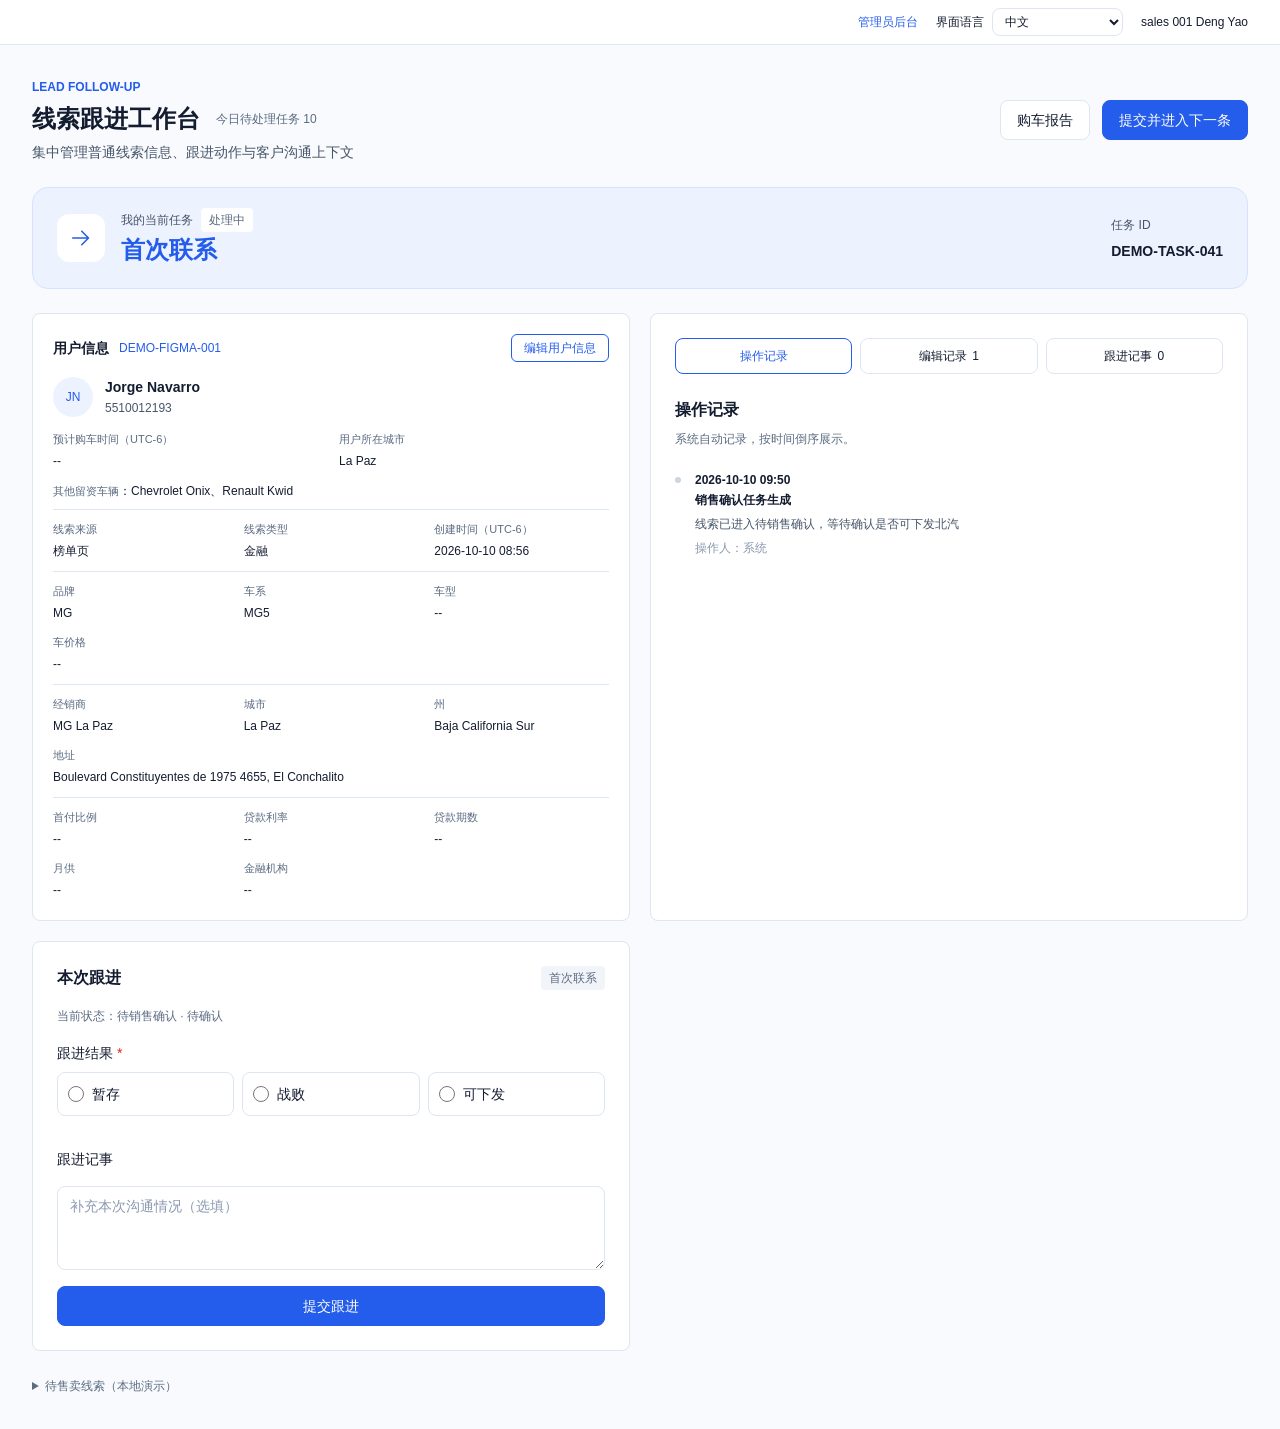
<file: index.html>
<!doctype html>
<html lang="zh-CN"><head><meta charset="UTF-8"><meta name="viewport" content="width=device-width, initial-scale=1.0"><meta name="description" content="AutoCava 用户与购车意向跟进工作台"><title>线索跟进工作台</title><link rel="stylesheet" href="workbench.css?v=20261012-5"></head>
<body>
<nav class="utility-bar" aria-label="应用导航"><a href="admin.html" data-ui="管理员后台">管理员后台</a><label><span data-ui="界面语言">界面语言</span><select id="languageSelect"><option value="zh-CN">中文</option><option value="es-MX">Español (México)</option></select></label><span id="salesperson"></span></nav>
<main class="page-shell" id="workbench">
<header class="page-heading"><div><p class="eyebrow">LEAD FOLLOW-UP</p><div class="title-line"><h1 data-ui="线索跟进工作台">线索跟进工作台</h1><span class="muted caption" id="todayTaskCount"></span></div><p class="subtitle" data-ui="集中管理普通线索信息、跟进动作与客户沟通上下文">集中管理普通线索信息、跟进动作与客户沟通上下文</p></div><div class="actions"><button id="reportButton" data-ui="购车报告">购车报告</button><button class="primary" id="submitTopButton" data-ui="提交并进入下一条">提交并进入下一条</button></div></header>
<section class="task-banner" aria-labelledby="taskTitle"><span class="task-icon"><img src="assets/figma-workbench/arrow-right.svg" alt="" width="24" height="24"></span><div><div class="task-kicker"><span data-ui="我的当前任务">我的当前任务</span><span class="pill" id="taskStatus"></span></div><h2 id="taskTitle"></h2></div><div class="task-id"><span data-ui="任务 ID">任务 ID</span><strong id="taskId"></strong></div></section>
<div class="workspace-grid"><div class="workbench-left">
<section class="card user-panel" aria-labelledby="userTitle">
<header class="user-card-heading"><h2 id="userTitle" data-ui="用户信息">用户信息</h2><span id="leadId"></span><button id="editUserButton" data-ui="编辑用户信息">编辑用户信息</button></header>
<div class="user-identity"><span id="userAvatar" aria-hidden="true"></span><div><strong id="userName"></strong><p id="userPhone"></p></div></div>
<dl class="user-summary"><div><dt data-ui="预计购车时间（UTC-6）">预计购车时间（UTC-6）</dt><dd id="purchaseDate"></dd></div><div><dt data-ui="用户所在城市">用户所在城市</dt><dd id="userCity"></dd></div></dl>
<p class="other-intentions"><span data-ui="其他留资车辆">其他留资车辆</span>：<span id="otherVehicles"></span></p>
<div id="intentRows"></div>
</section>
<section class="card follow-panel" aria-labelledby="followTitle"><div class="section-heading"><h2 id="followTitle" data-ui="本次跟进">本次跟进</h2><span class="pill" id="taskGroup"></span></div><p id="followState" class="caption muted"></p><fieldset><legend><span class="required" data-ui="跟进结果">跟进结果</span><span class="required"> *</span><span class="muted caption" data-ui="单选">单选</span></legend><div id="resultList" class="result-list"></div></fieldset><div id="conditionalFields"></div><label class="note-label" for="followNote" data-ui="跟进记事">跟进记事</label><textarea id="followNote" rows="3" data-placeholder="补充本次沟通情况（选填）"></textarea><button type="button" id="submitFollowButton" class="primary" data-ui="提交跟进">提交跟进</button><p id="followError" class="error" role="alert" hidden></p></section>
</div><aside class="card activity-panel"><div class="tabs" role="tablist"><button id="operationsTab" role="tab" data-tab="operations" aria-controls="recordPanel" aria-selected="true" data-ui="操作记录">操作记录</button><button id="editsTab" role="tab" data-tab="edits" aria-controls="recordPanel" aria-selected="false"><span data-ui="编辑记录">编辑记录</span><span id="editCount"></span></button><button id="notesTab" role="tab" data-tab="notes" aria-controls="recordPanel" aria-selected="false"><span data-ui="跟进记事">跟进记事</span><span id="noteCount"></span></button></div><section id="recordPanel" role="tabpanel" aria-labelledby="operationsTab"></section></aside></div>
<details class="demo-tools"><summary data-ui="待售卖线索（本地演示）">待售卖线索（本地演示）</summary><div id="saleLeadTable"></div></details>
</main>
<dialog id="editor" class="editor" aria-labelledby="editorTitle"><form id="editorForm"><header class="dialog-heading"><h2 id="editorTitle"></h2><button type="button" class="icon-button" id="closeEditor" aria-label="关闭"><img src="assets/figma-workbench/close.svg" width="20" height="20" alt=""></button></header><div id="editorBody"></div><p class="error" id="editorError" role="alert" hidden></p><footer class="dialog-actions"><button type="button" id="cancelEditor" data-ui="取消">取消</button><button class="primary" type="submit" id="saveEditor" data-ui="保存">保存</button></footer></form></dialog>
<dialog id="discardDialog" class="confirm-dialog" aria-labelledby="discardTitle"><h2 id="discardTitle" data-ui="放弃本次修改？">放弃本次修改？</h2><p data-ui="当前内容尚未保存，关闭后将丢失本次修改。">当前内容尚未保存，关闭后将丢失本次修改。</p><div class="dialog-actions"><button id="keepEditing" data-ui="继续编辑">继续编辑</button><button id="discardChanges" class="primary" data-ui="放弃修改">放弃修改</button></div></dialog>
<div id="toast" class="toast" role="status" aria-live="polite"></div>
<script src="flow-config.js?v=20261012-5"></script><script src="data.js?v=20261012-5"></script><script src="config-table.js?v=20261012-5"></script><script src="workbench-config.js?v=20261012-5"></script><script src="workbench-core.js?v=20261012-5"></script><script src="workbench-flow.js?v=20261012-5"></script><script src="workbench.js?v=20261012-5"></script>
</body></html>
</file>
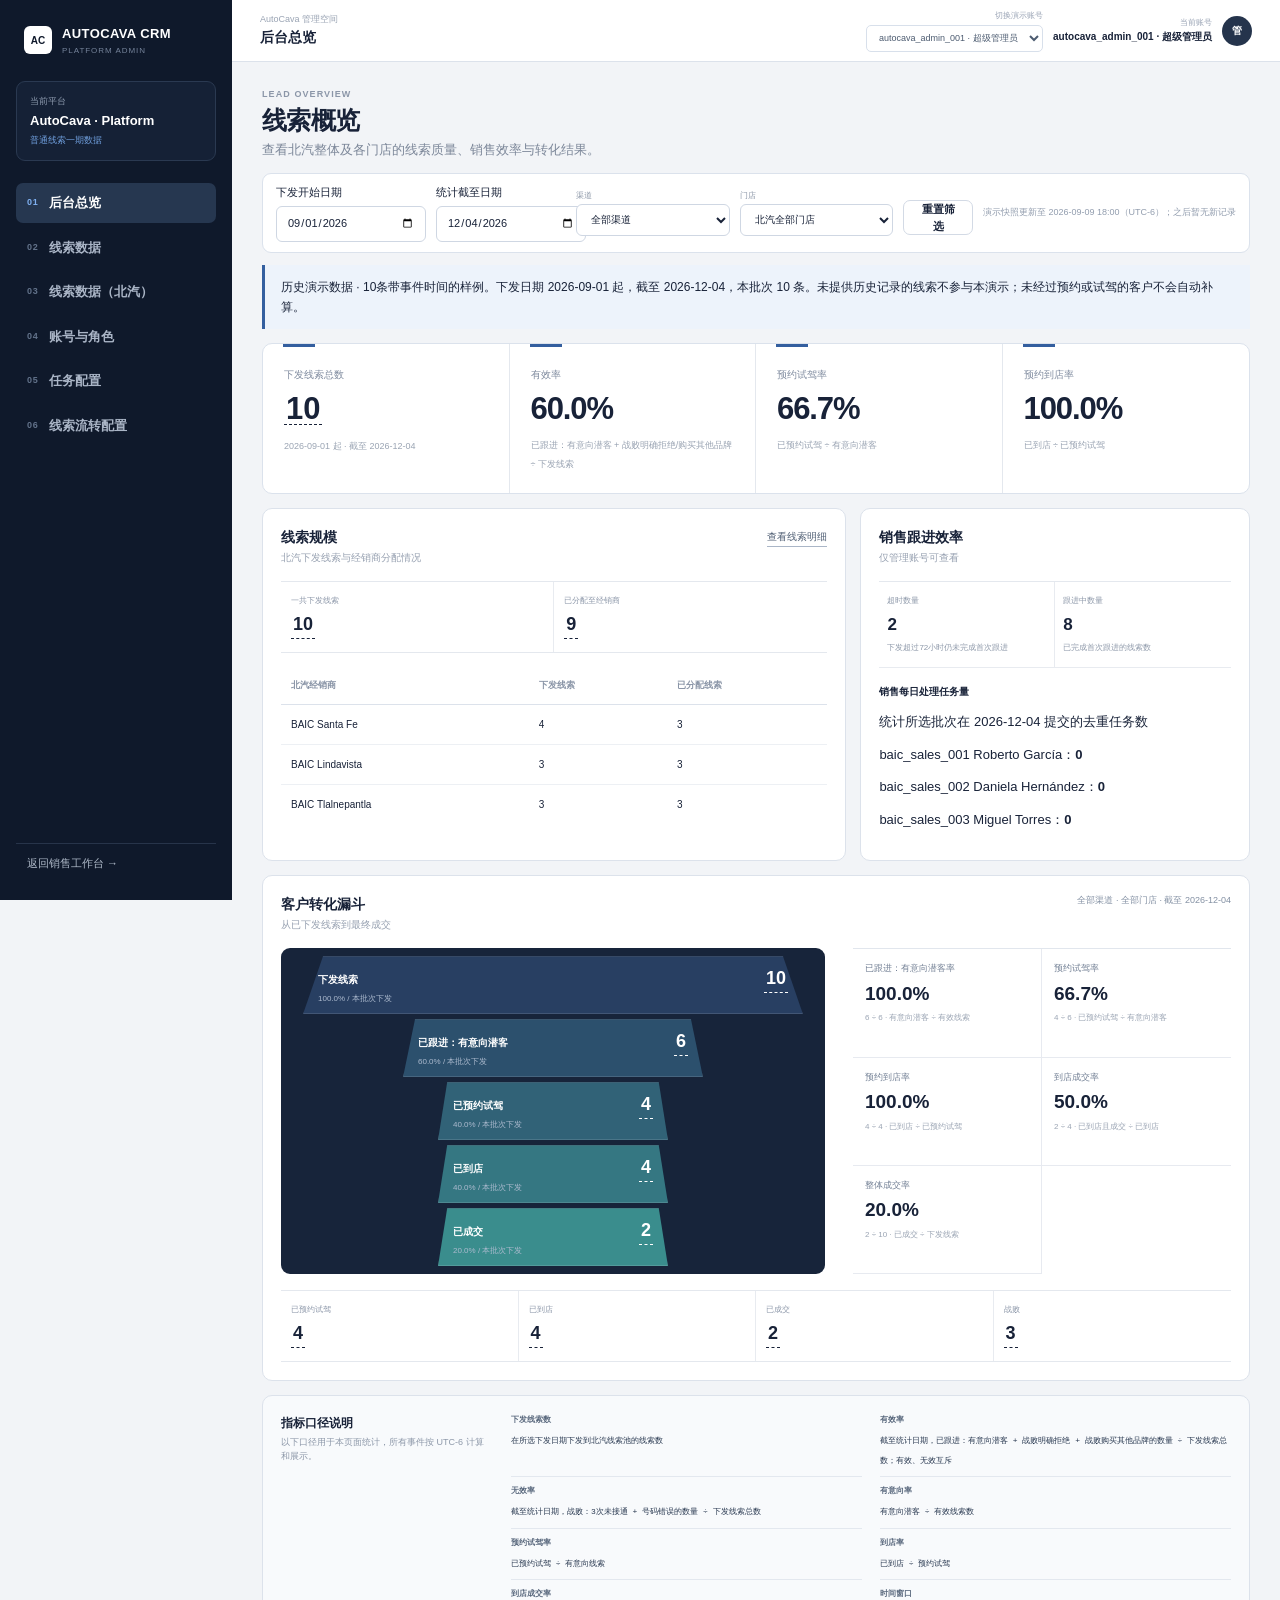
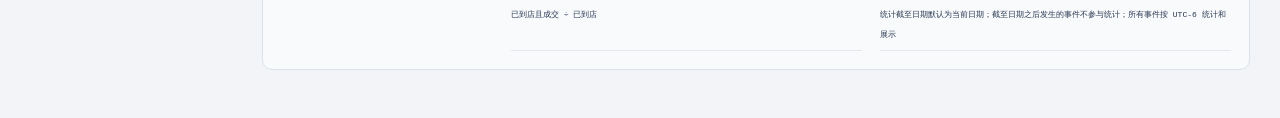
<file: admin.html>
<!doctype html>
<html lang="zh-CN">
<head>
  <meta charset="UTF-8">
  <meta name="viewport" content="width=device-width, initial-scale=1.0">
  <meta name="description" content="AutoCava CRM 管理员后台演示">
  <title>AutoCava 管理员后台</title>
  <link rel="stylesheet" href="admin.css?v=20260909-2">
  <link rel="stylesheet" href="cohort.css?v=20260910-3">
  <style>
    .overview-filter{flex-wrap:nowrap}
    .cohort-dates{flex:1 1 auto;min-width:0;flex-wrap:nowrap}
    @media(min-width:761px){.overview-filter label{min-width:150px;flex:0 1 170px}.overview-filter .cohort-dates{flex:0 1 320px}.overview-filter>small{width:auto;margin-left:0;white-space:nowrap}}
    @media(max-width:760px){.overview-filter{flex-wrap:wrap}.cohort-dates{flex-wrap:wrap}}
    .baic-lead-tabs{display:flex;gap:4px;margin:-4px 0 10px;padding-bottom:1px;border-bottom:1px solid #dce2eb}.baic-lead-tab{padding:8px 16px;border:0;border-bottom:2px solid transparent;background:transparent;color:#7f8ba0;font-size:11px;font-weight:750}.baic-lead-tab.active{border-bottom-color:#345f9f;color:#182238}.baic-lead-filters{grid-template-columns:repeat(3,minmax(130px,1fr)) repeat(2,minmax(130px,1fr)) minmax(220px,1fr) minmax(150px,1fr) auto;overflow-x:auto}.baic-lead-filters>*{min-width:0}@media(max-width:1180px){.baic-lead-filters{grid-template-columns:repeat(3,minmax(145px,1fr)) repeat(2,minmax(145px,1fr)) minmax(250px,1fr) minmax(150px,1fr) auto}}@media(max-width:760px){.baic-lead-filters{grid-template-columns:1fr}.baic-lead-tabs{overflow-x:auto}}
    .baic-operation-summary{display:grid;gap:12px;margin-bottom:16px}.baic-workbench-task{padding:16px;border-radius:9px;background:#17243a;color:#fff}.baic-workbench-task small,.baic-workbench-task span{display:block;color:#aebbd0;font-size:9px}.baic-workbench-task strong{display:block;margin:4px 0;font-size:16px}.baic-workbench-task code{display:block;margin-top:7px;color:#d5deeb;font-size:9px}.baic-workbench-card{padding:14px;border:1px solid #e1e6ed;border-radius:8px;background:#fff}.baic-workbench-card-title{display:flex;align-items:center;justify-content:space-between;gap:10px;margin-bottom:12px}.baic-workbench-card-title h3{margin:0;font-size:13px}.baic-workbench-card-title span{color:#8a95a7;font-size:9px}.baic-workbench-user{display:grid;grid-template-columns:repeat(4,minmax(0,1fr));gap:10px;padding-top:4px}.baic-workbench-user span,.baic-workbench-user strong{display:block}.baic-workbench-user span{color:#8a95a7;font-size:9px}.baic-workbench-user strong{margin-top:3px;font-size:11px}.baic-workbench-activity{padding:14px;border:1px solid #e1e6ed;border-radius:8px;background:#fff}.baic-workbench-tabs{display:flex;gap:18px;padding-bottom:9px;border-bottom:1px solid #e1e6ed;font-size:10px}.baic-workbench-tabs strong{padding-bottom:7px;border-bottom:2px solid #26344b}.baic-workbench-tabs span{color:#8a95a7}.baic-workbench-activity p{margin:12px 0 0;color:#8a95a7;font-size:9px}
  </style>
</head>
<body>
  <div class="admin-app">
    <aside class="admin-sidebar">
      <a class="admin-brand" href="admin.html"><span class="brand-mark">AC</span><span><strong>AUTOCAVA CRM</strong><small>PLATFORM ADMIN</small></span></a>
      <div class="tenant-card"><span>当前平台</span><strong>AutoCava · Platform</strong><small>普通线索一期数据</small></div>
      <nav class="admin-nav" aria-label="管理员功能">
        <button class="nav-item active" data-view="dashboard" type="button"><span>01</span>后台总览</button>
        <button class="nav-item" data-view="leads" type="button"><span>02</span>线索数据</button>
        <button class="nav-item" data-view="baicLeads" type="button"><span>03</span>线索数据（北汽）</button>
        <button class="nav-item" data-view="accounts" type="button"><span>04</span>账号与角色</button>
        <button class="nav-item" data-view="tasks" type="button" hidden><span>05</span>任务配置</button>
        <button class="nav-item" data-view="nodes" type="button" hidden><span>06</span>线索流转配置</button>
      </nav>
      <a class="workbench-link" href="index.html">返回销售工作台 →</a>
    </aside>

    <div class="admin-main">
      <header class="admin-topbar">
        <button class="menu-button" id="menuButton" type="button" aria-label="打开菜单">☰</button>
        <div><p>AutoCava 管理空间</p><strong id="viewTitle">后台总览</strong></div>
        <div class="admin-account"><label><small>切换演示账号</small><select id="accountSwitcher" aria-label="切换演示账号"></select></label><span><small>当前账号</small><strong id="currentAccountLabel">autocava_admin_001 · 超级管理员</strong></span><span class="admin-avatar" id="currentAccountAvatar">管</span></div>
      </header>

      <main class="admin-content">
        <section class="admin-view active" id="dashboardView">
          <div class="view-heading overview-heading"><div><p class="eyebrow">LEAD OVERVIEW</p><h1>线索概览</h1><p>查看北汽整体及各门店的线索质量、销售效率与转化结果。</p></div></div>
          <section class="overview-filter" aria-label="看板筛选条件"><label><span>渠道</span><select id="overviewChannelFilter"><option value="">全部渠道</option></select></label><label><span>门店</span><select id="overviewDealerFilter"><option value="">北汽全部门店</option></select></label><button class="secondary-button" id="resetOverviewFilters" type="button">重置筛选</button><small id="overviewDataDate"></small></section>
          <div class="overview-kpis" id="metricGrid"></div>
          <div class="overview-main-grid">
            <section class="admin-panel overview-volume-panel"><div class="panel-title"><div><h2>线索规模</h2><p>北汽下发线索与经销商分配情况</p></div><button class="text-action" data-go="leads" type="button">查看线索明细</button></div><div class="volume-totals" id="volumeTotals"></div><div class="store-breakdown" id="storeBreakdown"></div></section>
            <section class="admin-panel efficiency-panel"><div class="panel-title"><div><h2>销售跟进效率</h2><p>仅管理账号可查看</p></div></div><div class="efficiency-list" id="efficiencySummary"></div><div class="sales-throughput"><h3>销售每日处理任务量</h3><div id="salesThroughput"></div></div></section>
          </div>
          <section class="admin-panel funnel-panel"><div class="panel-title"><div><h2>客户转化漏斗</h2><p>从已下发线索到最终成交</p></div><span class="funnel-scope" id="funnelScope"></span></div><div class="funnel-layout"><div class="conversion-funnel" id="conversionFunnel"></div><div class="conversion-rates" id="conversionRates"></div></div></section>
          <section class="admin-panel formula-panel"><div><h2>指标口径说明</h2><p>以下口径用于本页面统计，所有事件按 UTC-6 计算和展示。</p></div><div class="formula-grid" id="formulaGrid"></div></section>
        </section>

        <section class="admin-view" id="leadsView" hidden>
          <div class="view-heading"><div><p class="eyebrow">LEAD DATA</p><h1>普通线索数据</h1><p>管理员可查看 AutoCava 平台普通线索一期的全部品牌数据。</p></div><div class="heading-actions"><button class="primary-button" id="openImportButton" type="button">+ 导入线索</button><span class="scope-chip">共 <strong id="leadTotal">0</strong> 条</span></div></div>
          <section class="admin-panel"><div class="filter-row lead-filters"><input id="leadIdFilter" type="search" placeholder="线索ID"><select id="leadBrandFilter" aria-label="按品牌筛选"><option value="">全部品牌</option></select><select id="leadTypeFilter"><option value="">全部线索类型</option><option>金融</option><option>试驾</option></select><input id="leadPhoneFilter" type="search" placeholder="手机号"><select id="leadSourceFilter"><option value="">全部线索来源</option><option>Meta</option><option>Google</option><option>Ins</option><option>官网</option></select><select id="leadEntryTypeFilter"><option value="">全部录入类型</option><option>自动</option><option>人工</option></select><label class="date-filter"><span>创建时间</span><input id="leadCreatedStart" type="date"><i>至</i><input id="leadCreatedEnd" type="date"></label><button class="secondary-button" id="resetLeadFilters" type="button">重置</button></div><div class="table-wrap"><table><thead><tr><th>线索ID</th><th>姓名 / 手机号</th><th>品牌 / 车型</th><th>线索来源</th><th>创建时间（UTC-6）</th><th>处理状态</th><th>销售确认</th><th>线索状态</th><th>销售负责人</th><th>销售任务</th><th>操作</th></tr></thead><tbody id="leadRows"></tbody></table></div><div class="lead-pagination" id="leadPagination"></div><div class="empty-state" id="leadEmpty" hidden>没有符合条件的普通线索</div></section>
        </section>

        <section class="admin-view" id="baicLeadsView" hidden>
          <div class="view-heading"><div><p class="eyebrow">BAIC LEAD DATA</p><h1>线索数据（北汽）</h1><p>北汽普通线索演示数据，独立于现有线索数据。</p></div><div class="heading-actions"><button class="primary-button" id="openBaicImportButton" type="button">+ 导入线索</button><span class="scope-chip">共 <strong id="baicLeadTotal">100</strong> 条</span></div></div>
          <div class="baic-lead-tabs" role="tablist" aria-label="北汽线索来源页签"><button class="baic-lead-tab active" data-baic-tab="autocava" type="button" role="tab">AutoCava</button><button class="baic-lead-tab" data-baic-tab="other" type="button" role="tab">其他来源</button></div>
          <section class="admin-panel"><div class="filter-row baic-lead-filters"><input id="baicLeadIdFilter" type="search" placeholder="线索ID"><input id="baicLeadNameFilter" type="search" placeholder="姓名（支持模糊搜索）"><input id="baicLeadPhoneFilter" type="search" placeholder="手机号"><select id="baicLeadTypeFilter"><option value="">全部线索类型</option><option>买车</option><option>试驾</option></select><select id="baicLeadSourceFilter"><option value="">全部线索来源</option><option>官网</option><option>Meta</option><option>Google</option><option>AutoCava</option></select><label class="date-filter"><span>创建时间</span><input id="baicLeadCreatedStart" type="date"><i>至</i><input id="baicLeadCreatedEnd" type="date"></label><select id="baicLeadSort"><option value="createdDesc">创建时间：最新优先</option><option value="createdAsc">创建时间：最早优先</option><option value="status">线索状态</option></select><button class="secondary-button" id="resetBaicLeadFilters" type="button">重置</button></div><div class="table-wrap"><table><thead><tr><th>线索ID</th><th>姓名</th><th>手机号</th><th>车系</th><th>车型</th><th>线索来源</th><th>线索状态</th><th>销售负责人</th><th>门店</th><th>创建时间</th><th>操作</th></tr></thead><tbody id="baicLeadRows"></tbody></table></div><div class="lead-pagination" id="baicLeadPagination"></div><div class="empty-state" id="baicLeadEmpty" hidden>没有符合条件的北汽线索</div></section>
        </section>

        <section class="admin-view" id="accountsView" hidden>
          <div class="permission-denied" data-permission-message hidden><strong>没有权限</strong><span>当前账号无权查看账号与角色配置内容。</span></div>
          <div class="view-heading"><div><p class="eyebrow">ACCOUNT & ROLE</p><h1>账号与角色</h1><p>配置超级管理员和 AutoCava 销售的角色、状态及数据权限。</p></div><button class="primary-button" id="showAccountForm" type="button">+ 新增账号</button></div>
          <form class="inline-create admin-panel" id="accountForm" hidden><div><label for="accountId">销售ID / 账号ID</label><input id="accountId" required placeholder="例如：sales_004"></div><div><label for="accountName">用户名</label><input id="accountName" required placeholder="例如：Sales 004"></div><div><label for="accountRole">角色</label><select id="accountRole"><option value="sales">AutoCava销售</option><option value="super_admin">超级管理员</option></select></div><button class="primary-button" type="submit">创建账号</button><button class="secondary-button cancel-inline" type="button">取消</button></form>
          <section class="admin-panel"><div class="panel-title panel-pad"><div><h2>账号列表</h2><p>角色调整后立即应用对应数据范围</p></div></div><div class="table-wrap"><table><thead><tr><th>账号ID</th><th>用户名</th><th>角色</th><th>数据范围</th><th>账号状态</th><th>最近登录</th></tr></thead><tbody id="accountRows"></tbody></table></div></section>
          <section class="admin-panel role-panel"><div class="panel-title"><div><h2>角色权限</h2><p>配置角色能够访问的管理功能</p></div><button class="secondary-button" id="savePermissions" type="button">保存权限</button></div><div class="role-grid" id="roleGrid"></div></section>
        </section>

        <section class="admin-view" id="tasksView" hidden>
          <div class="permission-denied" data-permission-message hidden><strong>没有权限</strong><span>当前账号无权查看或修改任务配置内容。</span></div>
          <div class="view-heading"><div><p class="eyebrow">TASK RULES</p><h1>任务配置</h1><p>任务业务组只保留“首次联系”和“普通回访”；不同触发场景可以分别配置完成时限。</p></div><button class="primary-button" id="showTaskForm" type="button">+ 新增任务规则</button></div>
          <div class="rule-note"><strong>规则优先级</strong><span>销售手动时间 ＞ AutoCava任务规则 ＞ 平台默认规则</span></div>
          <form class="inline-create admin-panel" id="taskForm" hidden><div><label for="taskType">任务类型</label><input id="taskType" required placeholder="例如：普通回访"></div><div><label for="taskTriggerInput">触发事件</label><input id="taskTriggerInput" required placeholder="例如：首次联系未接通"></div><div><label for="taskDeadline">默认截止时间</label><input id="taskDeadline" required placeholder="例如：+2小时"></div><button class="primary-button" type="submit">添加规则</button><button class="secondary-button cancel-inline" type="button">取消</button></form>
          <div class="task-rule-list" id="taskRuleList"></div>
          <div class="sticky-save"><span id="taskSaveHint">修改后需保存才会应用到新生成的任务</span><button class="primary-button" id="saveTaskRules" type="button">保存任务配置</button></div>
        </section>

        <section class="admin-view" id="nodesView" hidden>
          <div class="permission-denied" data-permission-message hidden><strong>没有权限</strong><span>当前账号无权查看或修改线索流转配置内容。</span></div>
          <div class="view-heading transition-heading"><div><p class="eyebrow">LEAD TRANSITION RULES</p><h1>AutoCava线索流转配置</h1><p>统一管理状态节点、跟进结果、状态流转和后续任务。</p></div><span class="scope-chip">当前范围：普通线索一期</span></div>
          <div class="transition-summary" id="transitionSummary"></div>
          <section class="admin-panel transition-panel">
            <div class="config-tabs" role="tablist" aria-label="线索流转配置">
              <button class="config-tab active" data-config-tab="states" type="button">节点字典</button>
              <button class="config-tab" data-config-tab="results" type="button">跟进结果</button>
              <button class="config-tab" data-config-tab="strategies" type="button">跟进策略</button>
              <button class="config-tab" data-config-tab="diagram" type="button">流转图</button>
              <button class="config-tab" data-config-tab="preview" type="button">配置预览</button>
            </div>

            <div class="config-pane active" id="configStatesPane">
              <div class="config-toolbar"><div><h2>主状态与子状态</h2><p>主状态用于销售筛选，子状态用于说明当前具体结果。</p></div><button class="primary-button" id="showStateForm" type="button">+ 添加状态</button></div>
              <div class="lead-tag-panel"><div><strong>有效性与业务补充字段</strong><small>有效性用于质量统计；购车方式与终态用于描述普通线索推进结果</small></div><div class="lead-tag-list" id="leadTagList"></div></div>
              <div class="state-tree" id="stateTree"></div>
              <div class="table-wrap transition-table"><table><thead><tr><th>主状态</th><th>子状态</th><th>状态编码</th><th>状态性质</th><th>父节点</th><th>操作</th></tr></thead><tbody id="stateRows"></tbody></table></div>
            </div>

            <div class="config-pane" id="configResultsPane" hidden>
              <div class="config-toolbar"><div><h2>销售跟进结果</h2><p>配置销售对本次联系事实的判断；跟进结果是流转条件，不等于下一个状态节点。</p></div><button class="primary-button" id="showResultForm" type="button">+ 添加跟进结果</button></div>
              <div class="result-source-note"><strong>关系说明</strong><span>当前状态 + 跟进结果 → 新状态 + 有效性 + 下一任务。跟进结果与流转策略共同决定新的线索状态和后续任务。</span></div>
              <div class="table-wrap transition-table"><table><thead><tr><th>顺序</th><th>结果名称</th><th>结果编码</th><th>结果分类</th><th>填写要求</th><th>已配置节点</th><th>状态</th><th>操作</th></tr></thead><tbody id="resultRows"></tbody></table></div>
            </div>

            <div class="config-pane" id="configStrategiesPane" hidden>
              <div class="config-toolbar"><div><h2>跟进策略</h2><p>当前节点 + 跟进结果 → 新节点 + 后续任务。</p></div><button class="primary-button" id="showStrategyForm" type="button">+ 添加策略</button></div>
              <div class="strategy-filter"><select id="strategyStateFilter"><option value="">全部当前节点</option></select><span id="strategyCount"></span></div>
              <div class="table-wrap transition-table"><table><thead><tr><th>当前节点</th><th>跟进结果</th><th>流转至</th><th>附加更新</th><th>后续任务</th><th>截止规则</th><th>操作</th></tr></thead><tbody id="strategyRows"></tbody></table></div>
              <section class="progress-rule-panel"><div><h3>工作台推进字段</h3><p>本表决定“本次跟进”的补充字段、填写要求及提交后的任务，工作台直接读取该配置。</p></div><div class="table-wrap transition-table"><table><thead><tr><th>顺序</th><th>字段名称</th><th>适用场景</th><th>出现条件</th><th>提交后行为</th></tr></thead><tbody id="progressFieldRows"></tbody></table></div></section>
              <section class="progress-rule-panel"><div><h3>客户推进节点判定</h3><p>系统按已配置的优先级判断线索进入的下一节点。</p></div><div class="table-wrap transition-table"><table><thead><tr><th>优先级</th><th>推进字段</th><th>取值</th><th>附加条件</th><th>判定节点</th></tr></thead><tbody id="progressStateRows"></tbody></table></div></section>
            </div>

            <div class="config-pane" id="configDiagramPane" hidden>
              <div class="config-toolbar"><div><h2>状态流转图</h2><p>点击节点查看所有进入和离开该节点的规则。</p></div><span class="diagram-hint">实线为跨节点流转 · 虚线为状态保持</span></div>
              <div class="flow-legend" id="flowLegend"></div>
              <div class="flow-board" id="flowBoard"></div>
              <div class="flow-detail" id="flowDetail"></div>
            </div>

            <div class="config-pane" id="configPreviewPane" hidden>
              <div class="config-toolbar"><div><h2>配置预览</h2><p>用于评审、备份或交给开发初始化配置。</p></div><div class="toolbar-actions"><button class="secondary-button" id="copyTransitionConfig" type="button">复制配置</button><button class="primary-button" id="exportTransitionConfig" type="button">导出 JSON</button></div></div>
              <pre class="json-preview" id="transitionJson"></pre>
            </div>
          </section>
          <div class="sticky-save"><span id="transitionSaveHint">修改后需保存才会应用到后续线索，不追溯历史记录。</span><button class="primary-button" id="saveTransitions" type="button">保存线索流转配置</button></div>
        </section>
      </main>
    </div>
  </div>
  <div class="admin-modal" id="transitionModal" hidden>
    <div class="admin-modal-card" role="dialog" aria-modal="true" aria-labelledby="transitionModalTitle">
      <div class="modal-header"><div><p class="eyebrow" id="transitionModalEyebrow">TRANSITION CONFIG</p><h2 id="transitionModalTitle">添加节点</h2></div><button class="modal-close" id="closeTransitionModal" type="button" aria-label="关闭">×</button></div>
      <form id="transitionModalForm"><div class="modal-body" id="transitionModalBody"></div><div class="modal-footer"><button class="secondary-button" id="cancelTransitionModal" type="button">取消</button><button class="primary-button" type="submit">保存配置</button></div></form>
    </div>
  </div>
  <div class="admin-toast" id="adminToast" role="status" aria-live="polite"></div>
  <div class="admin-modal" id="baicImportModal" hidden><div class="admin-modal-card import-card" role="dialog" aria-modal="true" aria-labelledby="baicImportTitle"><div class="modal-header"><div><p class="eyebrow">BAIC LEAD IMPORT</p><h2 id="baicImportTitle">导入北汽线索</h2></div><button class="modal-close" id="closeBaicImport" type="button" aria-label="关闭">×</button></div><form id="baicImportForm"><div class="modal-body"><div class="import-tip">导入线索只会进入“其他来源”页签，不会进入 AutoCava 页签。请使用模板上传，带 * 的字段为必填项。</div><div class="import-file-actions"><label class="upload-button"><input id="baicImportFile" type="file" accept=".csv,.xls">上传线索表</label><button class="secondary-button" id="downloadBaicImportTemplate" type="button">下载导入模板</button><span id="baicImportFileName">未选择文件</span></div><div class="modal-form-grid"><label><span>姓名 *</span><input id="baicImportName" required></label><label><span>手机号 *</span><input id="baicImportPhone" required></label><label><span>线索类型 *</span><select id="baicImportType" required><option value="买车">买车</option><option value="试驾">试驾</option></select></label><label><span>城市 *</span><input id="baicImportCity" required placeholder="例如：Ciudad de México"></label></div></div><div class="modal-footer"><button class="secondary-button" id="cancelBaicImport" type="button">取消</button><button class="primary-button" type="submit">确认导入</button></div></form></div></div>
  <div class="admin-modal" id="cleaningModal" hidden><div class="admin-modal-card cleaning-card" role="dialog" aria-modal="true" aria-labelledby="cleaningTitle"><div class="modal-header"><div><p class="eyebrow">BAIC LEAD QUALIFICATION</p><h2 id="cleaningTitle">北汽线索详情</h2></div><button class="modal-close" id="closeCleaning" type="button" aria-label="关闭">×</button></div><form id="cleaningForm"><div class="modal-body"><div class="baic-lead-detail" id="cleaningLeadSummary"></div><div class="cleaning-boundary"><strong>先完成线索判定，再决定是否下发。</strong><span>只有有效并完成经销商分配的线索才进入销售跟进；无效线索不进入战败，也不生成任务。</span></div><div class="lead-disposition"><label for="cleaningAction">本次处理 *</label><select id="cleaningAction" required><option value="pending">保持待清洗</option><option value="supplement">待补充资料</option><option value="invalid">标记线索无效</option><option value="distribute">确认有效并下发</option></select></div><div class="dealer-assignment" id="dealerAssignment" hidden><label for="cleaningDealer">北汽经销商 *</label><select id="cleaningDealer"><option value="">请选择经销商</option></select><div id="dealerPreview" class="dealer-preview">请选择经销商</div></div><div class="disposition-note" id="supplementFields" hidden><label for="cleaningNote">待补充内容 *</label><textarea id="cleaningNote" rows="3" placeholder="说明缺少的资料，例如手机号、车型或所在城市"></textarea></div><div class="disposition-note" id="invalidFields" hidden><label for="cleaningInvalidReason">无效原因 *</label><select id="cleaningInvalidReason"><option value="">请选择无效原因</option><option>号码错误</option><option>重复线索</option><option>非目标品牌</option><option>虚假或测试数据</option><option>其他</option></select><label for="cleaningInvalidNote">补充说明</label><textarea id="cleaningInvalidNote" rows="2" placeholder="选择“其他”时必须填写"></textarea></div><div class="cleaning-history"><div><strong>处理记录</strong><span>按时间倒序</span></div><ol id="cleaningHistory"></ol></div></div><div class="modal-footer"><button class="secondary-button" id="cancelCleaning" type="button">取消</button><button class="primary-button" type="submit" id="saveCleaningAction">保存处理结果</button></div></form></div></div>
  <div class="admin-modal" id="importModal" hidden><div class="admin-modal-card import-card" role="dialog" aria-modal="true" aria-labelledby="importTitle"><div class="modal-header"><div><p class="eyebrow">LEAD IMPORT</p><h2 id="importTitle">导入线索</h2></div><button class="modal-close" id="closeImport" type="button" aria-label="关闭">×</button></div><form id="importForm"><div class="modal-body"><div class="import-tip">导入后的线索统一进入“待清洗”，不会立即分配销售或生成任务。请在线索数据表完成清洗和分配。</div><div class="import-file-actions"><label class="upload-button"><input id="importFile" type="file" accept=".csv,.xls,.xlsx">上传线索表</label><button class="secondary-button" id="downloadImportTemplate" type="button">下载导入线索模板</button><span id="importFileName">未选择文件</span></div><div class="modal-form-grid"><label><span>线索类型</span><select id="importType" required><option value="金融">金融</option><option value="试驾">试驾</option></select></label><label><span>录入类型</span><select id="importEntryType" required><option value="系统">系统</option><option value="人工">人工</option></select></label><label><span>姓名</span><input id="importName" required></label><label><span>手机号</span><input id="importPhone" required></label><label><span>城市</span><input id="importCity" required placeholder="例如：Ciudad de México"></label><label><span>品牌</span><input id="importBrand" required placeholder="例如：NISSAN"></label><label><span>车系</span><input id="importSeries" required></label><label><span>车型</span><input id="importModel" required></label><label><span>创建时间（UTC-6）</span><input id="importCreatedAt" type="datetime-local" required></label><label><span>线索渠道</span><select id="importChannel"><option value="">请选择</option><option>Meta</option><option>Google</option><option>Ins</option><option>官网</option></select></label><label class="modal-wide"><span>线索来源</span><select id="importSource"><option value="">请选择</option><option>车型详情页</option><option>AICTA选车推荐</option><option>金融机构</option><option>首页banner</option></select></label></div></div><div class="modal-footer"><button class="secondary-button" id="cancelImport" type="button">取消</button><button class="primary-button" type="submit">确认导入</button></div></form></div></div>
  <div class="admin-modal" id="baicOperationModal" hidden><div class="admin-modal-card" role="dialog" aria-modal="true" aria-labelledby="baicOperationTitle"><div class="modal-header"><div><p class="eyebrow">BAIC LEAD OPERATION</p><h2 id="baicOperationTitle">处理北汽线索</h2></div><button class="modal-close" id="closeBaicOperation" type="button" aria-label="关闭">×</button></div><form id="baicOperationForm"><div class="modal-body"><div class="baic-operation-summary" id="baicOperationSummary"></div><div class="modal-form-grid"><label><span>本次跟进结果 *</span><select id="baicOperationResult" required><option value="已联系">已联系</option><option value="未接通">未接通</option><option value="继续跟进">继续跟进</option><option value="暂存">暂存</option><option value="成交">成交</option><option value="战败">战败</option></select></label><label><span>下一次联系时间</span><input id="baicOperationNextTime" type="datetime-local"></label><label class="modal-wide"><span>跟进备注</span><textarea id="baicOperationNote" rows="4" placeholder="记录本次处理情况"></textarea></label></div></div><div class="modal-footer"><button class="secondary-button" id="cancelBaicOperation" type="button">取消</button><button class="primary-button" type="submit">提交并完成当前任务</button></div></form></div></div>
  <script src="flow-config.js?v=20261011-2"></script>
  <script src="data.js?v=20260904-1"></script>
  <script src="config-table.js?v=20260904-1"></script>
  <script src="admin-data.js?v=20261011-2"></script>
  <script src="cohort-data.js?v=20260909-1"></script>
  <script src="baic-leads-data.js?v=20260910-2"></script>
  <script src="cohort-engine.js?v=20260910-4"></script>
  <script src="cohort-dashboard.js?v=20260910-4"></script>
  <script src="admin.js?v=20261011-2"></script>
</body>
</html>
</file>
<file: workbench.css>
/* CAVA design tokens, Figma 318:2; workbench layout 333:2. */
/* Follow-up form v2026.10.12.1 overrides are at the end. */
:root{--primary:#245ceb;--canvas:#f8fafd;--ink:#141c30;--secondary:#475569;--muted:#5b6b82;--border:#dee6f1;--focus:#3366ff;--soft:#edf2ff;--error:#d92d20;font:14px/22px "Noto Sans SC","PingFang SC","Microsoft YaHei",sans-serif;color:var(--ink)}
*{box-sizing:border-box}body{margin:0;background:var(--canvas)}button,input,select,textarea{font:inherit}button,a,input,select,textarea{outline-offset:3px}:focus-visible{outline:2px solid var(--focus)}button{background:white;border:1px solid var(--border);border-radius:8px;padding:8px 16px;min-height:40px;color:var(--ink);cursor:pointer;white-space:nowrap}button:hover{background:var(--canvas);border-color:#a9bce7}button.primary{color:white;background:var(--primary);border-color:var(--primary)}button.primary:hover{background:#194dcc}button:disabled{opacity:.45;cursor:not-allowed}button.text-button{padding:0;min-height:32px;border:0;color:var(--primary);background:transparent}.icon-button{display:inline-flex;align-items:center;justify-content:center;width:32px;min-height:32px;padding:4px;border:0;background:transparent}.icon-button img{flex:none}a{color:var(--primary);text-decoration:none}h1,h2,h3,p{margin:0}h1{font-size:24px;line-height:36px}h2{font-size:20px;line-height:30px}h3{font-size:16px;line-height:24px}input,select,textarea{min-width:0;width:100%;min-height:40px;padding:8px 12px;border:1px solid var(--border);border-radius:8px;color:var(--ink);background:white}input[readonly]{background:var(--canvas);color:var(--muted)}textarea{resize:vertical}input::placeholder,textarea::placeholder{color:#8a98af}input[type=radio]{width:16px;min-height:16px;height:16px;margin:0;accent-color:var(--primary)}[hidden]{display:none!important}.muted{color:var(--muted)}.caption{font-size:12px;line-height:20px}.required,.error{color:var(--error)}.error{margin-top:12px}
.utility-bar{display:flex;gap:18px;align-items:center;justify-content:flex-end;padding:8px 32px;border-bottom:1px solid var(--border);background:white;font-size:12px;line-height:20px}.utility-bar label{display:flex;align-items:center;gap:8px}.utility-bar select{width:auto;padding:3px 8px;min-height:28px;font-size:12px}.page-shell{max-width:1600px;margin:auto;padding:32px;display:flex;flex-direction:column;gap:24px}.page-heading{display:flex;align-items:center;justify-content:space-between;gap:24px}.eyebrow{font-size:12px;line-height:20px;color:var(--primary);font-weight:600;margin-bottom:4px}.title-line{display:flex;align-items:center;gap:16px;flex-wrap:wrap}.subtitle{margin-top:4px;color:var(--secondary)}.actions{display:flex;gap:12px}.task-banner{border:1px solid #d6e2ff;background:var(--soft);border-radius:16px;padding:20px 24px;display:flex;gap:16px;align-items:center;min-height:96px}.task-icon{height:48px;width:48px;display:grid;place-items:center;background:white;border-radius:12px;flex:none}.task-kicker{display:flex;gap:8px;align-items:center;font-size:12px;line-height:20px;color:var(--secondary)}.task-banner h2{color:var(--primary);font-size:24px;line-height:36px}.task-id{margin-left:auto;display:flex;flex-direction:column;gap:4px;font-size:12px;color:var(--secondary)}.task-id strong{font-size:14px;color:var(--ink)}.pill{display:inline-flex;align-items:center;gap:4px;font-size:12px;line-height:20px;padding:2px 8px;border-radius:4px;background:#f1f4f8;color:var(--muted);white-space:nowrap}.task-kicker .pill{background:white}.pill.green{background:#eaf7ef;color:#258255}.pill.blue{background:#edf2ff;color:#245ceb}.pill.purple{background:#f3edff;color:#7852c5}.pill.orange{background:#fff5e8;color:#b86e15}.card{background:white;border:1px solid var(--border);border-radius:8px;min-width:0;overflow:hidden}
.user-header{display:flex;align-items:center;gap:20px;padding:20px 20px 12px;flex-wrap:wrap}.user-header>strong{font-size:20px;line-height:30px}.user-header>#userPhone{font-size:16px}.user-header>button{margin-left:auto}.user-meta{display:flex;align-items:center;gap:24px;padding:0 20px 20px;color:var(--secondary)}.user-meta label{display:flex;gap:8px;align-items:center}.user-meta input{width:240px}.intent-heading{padding:20px;border-top:1px solid var(--border);display:flex;justify-content:space-between;align-items:center}.intent-table-scroll{overflow:auto}.intent-table{width:100%;border-collapse:collapse;text-align:left}.intent-table th{font-size:12px;color:var(--muted);background:var(--canvas);font-weight:500;padding:12px 20px;white-space:nowrap}.intent-table td{padding:16px 20px;border-bottom:1px solid var(--border);white-space:nowrap}.intent-table tr:last-child td{border-bottom:0}.intent-table th:first-child{width:64px}.intent-table th:nth-child(2){width:25%}.intent-table .brand-cell{font-weight:600}.brand-cell .pill{margin-left:8px;font-weight:400}.row-actions{display:flex;gap:16px;align-items:center;justify-content:space-between}.chevron[aria-expanded=true] img{transform:rotate(180deg)}.intent-table .detail-cell{padding:0 12px 12px;white-space:normal}.intent-detail{display:grid;grid-template-columns:repeat(4,minmax(0,1fr));padding:16px;background:var(--canvas);border:1px solid var(--border);border-radius:4px}.detail-group{padding:0 16px;border-right:1px solid var(--border);min-width:0}.detail-group:first-child{padding-left:0}.detail-group:last-child{padding-right:0;border:0}.detail-group h3{font-size:14px;line-height:22px;margin-bottom:12px}.detail-group dl{margin:0;display:flex;flex-direction:column;gap:8px;font-size:12px;line-height:20px}.detail-group dl>div{display:flex;gap:12px;align-items:flex-start}.detail-group dt{color:var(--muted);flex:0 0 72px}.detail-group dd{margin:0;overflow-wrap:anywhere}
.workspace-grid{display:grid;grid-template-columns:minmax(0,2fr) minmax(340px,1fr);gap:24px;align-items:start}.follow-panel{padding:24px;min-height:480px}.section-heading{display:flex;gap:12px;align-items:center;border-bottom:1px solid var(--border);padding-bottom:20px;margin-bottom:24px}.section-heading h2{font-size:18px;line-height:28px}fieldset{padding:0;margin:0;border:0;min-width:0}legend{padding:0;margin-bottom:12px;font-weight:500}legend .caption{margin-left:12px;font-weight:400}.result-list{display:flex;gap:8px;flex-wrap:wrap}.result-option{border:1px solid var(--border);border-radius:8px;min-height:44px;padding:10px 12px;display:flex;gap:8px;align-items:center;flex:1;white-space:nowrap;cursor:pointer}.result-option:has(:checked){border-color:var(--primary);background:#f5f8ff;color:var(--primary)}.result-option:has(:disabled){color:#94a3b8;cursor:not-allowed}.conditional-panel{margin-top:20px;border-radius:8px;background:var(--canvas);padding:16px}.conditional-panel h3{margin-bottom:16px;font-size:14px}.form-grid{display:grid;grid-template-columns:repeat(2,minmax(0,1fr));gap:16px}.form-grid.three{grid-template-columns:repeat(3,minmax(0,1fr))}.field{display:flex;flex-direction:column;gap:8px;min-width:0}.field small{color:var(--muted);font-size:12px}.full-width{grid-column:1/-1}.note-label{display:block;margin:24px 0 8px}.dispatch-options{display:flex;gap:16px;flex-wrap:wrap;margin-bottom:16px}.dispatch-options label{display:flex;gap:8px;align-items:center}.activity-panel{padding:24px;min-height:608px;border-radius:16px}.tabs{display:flex;gap:8px;margin-bottom:24px}.tabs button{padding:7px 8px;flex:1;min-width:0;min-height:36px;font-size:12px;white-space:normal;line-height:20px}.tabs button[aria-selected=true]{border-color:var(--primary);color:var(--primary)}.tabs button span+span{margin-left:5px}.activity-copy{font-size:12px;color:var(--muted);margin:6px 0 20px}.timeline{padding:0;margin:20px 0 0;list-style:none}.timeline li{position:relative;padding:0 0 24px 20px}.timeline li:before{content:"";position:absolute;left:0;top:7px;background:#cbd5e1;width:6px;height:6px;border-radius:50%}.timeline li:after{content:"";position:absolute;left:2px;top:18px;bottom:3px;width:1px;background:#edf0f5}.timeline li:last-child:after{display:none}.timeline time,.timeline strong{display:block;font-size:12px;line-height:20px;font-weight:600}.timeline p{font-size:12px;line-height:20px;color:var(--secondary);margin-top:4px;overflow-wrap:anywhere;white-space:pre-wrap}.timeline small{display:block;color:#8a98af;font-size:12px;line-height:20px;margin-top:4px}
.demo-tools{color:var(--muted);font-size:12px}.demo-tools summary{cursor:pointer}.demo-tools label{display:flex;align-items:center;gap:12px;margin:12px 0}.demo-tools select{max-width:600px}.editor,.confirm-dialog{border:1px solid var(--border);border-radius:8px;padding:24px;width:min(744px,calc(100vw - 32px));max-height:calc(100dvh - 40px);color:var(--ink);box-shadow:0 16px 64px #141c301c}.editor::backdrop,.confirm-dialog::backdrop{background:#141c3066}.dialog-heading{display:flex;align-items:center;justify-content:space-between;gap:16px;border-bottom:1px solid var(--border);padding-bottom:20px;margin-bottom:20px}.dialog-heading h2{font-size:20px}.dialog-actions{display:flex;gap:12px;justify-content:flex-end;border-top:1px solid var(--border);padding-top:20px;margin-top:20px}.editor .single-column{display:flex;flex-direction:column;gap:20px}.editor .editor-section{margin-top:20px}.editor-section h3{font-size:14px;margin-bottom:12px}.editor.intent-editor{width:min(680px,calc(100vw - 32px));padding:20px}.editor.trial-editor{width:min(600px,calc(100vw - 32px))}.confirm-dialog{max-width:420px}.confirm-dialog p{margin-top:12px;color:var(--secondary)}.report-empty{text-align:center;padding:40px 16px;background:var(--canvas);border-radius:8px;margin-top:20px;color:var(--muted)}.report-row{display:flex;justify-content:space-between;gap:16px;padding:14px 0;border-bottom:1px solid var(--border)}.toast{position:fixed;bottom:24px;left:50%;transform:translateX(-50%);max-width:calc(100vw - 32px);padding:12px 20px;background:#141c30;color:white;border-radius:8px;z-index:30;opacity:0;pointer-events:none;transition:opacity .15s}.toast.show{opacity:1}.empty-state{text-align:center;padding:36px 12px;color:var(--muted)}
.single-column{display:flex;flex-direction:column;gap:16px}
@media(min-width:1440px){.workspace-grid{grid-template-columns:minmax(0,900fr) minmax(0,452fr)}}
@media(max-width:1100px){.workspace-grid{grid-template-columns:minmax(0,1.5fr) minmax(300px,1fr)}.user-header{gap:12px}.intent-table th,.intent-table td{padding-left:12px;padding-right:12px}.intent-detail{grid-template-columns:repeat(2,minmax(0,1fr));gap:20px}.detail-group:nth-child(2){border-right:0}.detail-group:nth-child(3){padding-left:0}.result-option{flex:1 1 30%}.page-heading{align-items:flex-start}.actions{flex-direction:column}.page-shell{padding:24px}}
@media(max-width:760px){.utility-bar{padding:8px 16px;gap:12px;flex-wrap:wrap}.utility-bar>#salesperson{display:none}.page-shell{padding:16px;gap:16px}.page-heading{flex-direction:column;gap:16px}.actions{flex-direction:row;width:100%}.actions>button:last-child{flex:1}.title-line{gap:4px 12px}h1{font-size:22px}.subtitle{font-size:12px}.task-banner{padding:16px;gap:12px;flex-wrap:wrap}.task-id{margin-left:60px;flex-direction:row;flex-wrap:wrap}.task-banner h2{font-size:20px}.user-header{padding:16px;gap:10px}.user-header h2{width:100%;font-size:18px}.user-header>strong{font-size:18px}.user-header>button{margin-left:0}.user-meta{padding:0 16px 16px;flex-direction:column;align-items:stretch;gap:12px}.user-meta label{flex-wrap:wrap}.user-meta input{flex:1}.intent-heading{padding:16px}.intent-heading h2{font-size:18px}.intent-table{min-width:740px}.intent-detail{grid-template-columns:repeat(4,minmax(0,1fr));gap:0}.detail-group{padding:0 12px}.detail-group:nth-child(2){border-right:1px solid var(--border)}.detail-group:nth-child(3){padding-left:12px}.detail-group dl>div{display:block}.workspace-grid{grid-template-columns:1fr;gap:16px}.follow-panel,.activity-panel{padding:16px}.activity-panel{min-height:360px}.form-grid,.form-grid.three{grid-template-columns:1fr}.result-option{flex:1 1 28%;justify-content:center;padding:10px 8px}.editor{padding:20px}.dialog-heading h2{font-size:18px}.task-kicker{flex-wrap:wrap}.toast{width:max-content}.user-header>#userPhone{font-size:14px}.user-header .pill{white-space:normal}}
.follow-panel{display:flex;flex-direction:column;gap:16px;min-height:0}
.follow-panel .section-heading{border:0;padding:0;margin:0;justify-content:space-between}
.follow-panel .section-heading h2{font-size:16px;line-height:24px}
.follow-panel legend{margin-bottom:8px;color:var(--ink)}
.follow-panel legend>span:first-child{color:var(--ink)}
.follow-panel legend .caption{display:none}
.follow-panel .result-list{display:grid;grid-template-columns:repeat(3,minmax(0,1fr))}
.follow-panel .result-option{white-space:normal;font-weight:500;padding:10px;min-height:44px}
.follow-panel .result-option:has(:checked){color:var(--ink);background:var(--soft);border-color:var(--focus)}
.follow-panel .conditional-panel{display:flex;flex-direction:column;gap:16px;margin:0;padding:0;background:none}
.follow-panel .field input,.follow-panel .field select{min-height:44px}
.follow-panel .field select{appearance:none;padding-right:44px;background:white url('assets/figma-workbench/chevron-down.svg') no-repeat right 16px center;background-size:24px 24px}
.follow-panel .note-label{margin:0}
.follow-hint{padding:12px;border-radius:8px;background:#f6f8fb;color:var(--secondary);font-size:12px;line-height:20px}
.follow-hint.danger{background:#fef2f2;color:#c92222}
.cooperation-status{color:var(--primary);font-weight:500}
#submitFollowButton{width:100%;min-height:40px}
.dispatch-selector{padding:16px;border:1px solid var(--border);border-radius:8px}
.dispatch-cascade{display:grid;grid-template-columns:minmax(120px,1fr) minmax(0,2fr);gap:12px}
.sale-table-scroll{overflow-x:auto;margin-top:12px}
.sale-table-scroll table{width:100%;border-collapse:collapse;white-space:nowrap;background:white}
.sale-table-scroll th,.sale-table-scroll td{text-align:left;padding:12px;border-bottom:1px solid var(--border)}
@media(max-width:600px){.dispatch-cascade{grid-template-columns:1fr}}
/* Compact user information card, v2026.10.12.2. */
.workspace-grid{grid-template-columns:repeat(2,minmax(0,1fr));gap:20px}
.workbench-left{display:flex;flex-direction:column;gap:20px;min-width:0}
.user-panel{padding:20px}
.user-card-heading{display:flex;align-items:center;gap:10px;margin-bottom:14px;flex-wrap:wrap}
.user-card-heading h2{font-size:14px;line-height:22px}
.user-card-heading #leadId{font-size:12px;color:var(--primary);overflow-wrap:anywhere}
.user-card-heading button{margin-left:auto;min-height:28px;padding:3px 12px;font-size:12px;line-height:20px;border-color:var(--primary);color:var(--primary);border-radius:6px}
.user-identity{display:flex;align-items:center;gap:12px;margin-bottom:12px}
#userAvatar{display:grid;place-items:center;width:40px;height:40px;flex:none;background:var(--soft);color:var(--primary);border-radius:50%;font-size:12px}
.user-identity strong{font-size:14px;line-height:22px;overflow-wrap:anywhere}
.user-identity p{font-size:12px;line-height:20px;color:var(--secondary)}
.user-summary,.user-field-group{display:grid;grid-template-columns:repeat(3,minmax(0,1fr));gap:10px 16px;margin:0}
.user-summary{grid-template-columns:repeat(2,minmax(0,1fr))}
.user-panel dt{font-size:11px;line-height:18px;color:var(--muted);margin-bottom:3px}
.user-panel dd{margin:0;font-size:12px;line-height:20px;overflow-wrap:anywhere}
.other-intentions{font-size:12px;line-height:20px;margin:10px 0 8px;overflow-wrap:anywhere}
.other-intentions>span:first-child{font-size:11px;color:var(--muted)}
.user-field-group{padding:10px 0;border-top:1px solid var(--border)}
.user-field-group:last-child{padding-bottom:0}
.user-field-group .wide{grid-column:1/-1}
.activity-panel{border-radius:8px}
@media(max-width:760px){.workspace-grid{grid-template-columns:1fr}.user-panel{padding:16px}.user-field-group{gap:10px 12px}}
</file>
<file: admin.css>
:root{--ink:#182238;--muted:#7f8ba0;--line:#dce2eb;--soft:#f3f5f8;--panel:#fff;--navy:#0f192b;--navy2:#1b2940;--blue:#345f9f;--blue-soft:#edf3fb;--green:#28735a;--red:#bd4b4b;--amber:#98671c}
*{box-sizing:border-box}
body{margin:0;background:#f2f4f7;color:var(--ink);font-family:Inter,-apple-system,BlinkMacSystemFont,"Segoe UI","PingFang SC","Microsoft YaHei",sans-serif;font-size:13px;line-height:1.5}
button,input,select{font:inherit;color:inherit}button{cursor:pointer}button:focus-visible,input:focus-visible,select:focus-visible{outline:2px solid rgba(52,95,159,.3);outline-offset:2px}
.admin-app{min-height:100vh;display:grid;grid-template-columns:232px minmax(0,1fr)}
.admin-sidebar{position:sticky;top:0;height:100vh;padding:24px 16px 18px;display:flex;flex-direction:column;background:var(--navy);color:#fff}
.admin-brand{display:flex;align-items:center;gap:10px;padding:0 8px;color:#fff;text-decoration:none}.brand-mark{width:28px;height:28px;display:grid;place-items:center;border-radius:6px;background:#fff;color:var(--navy);font-size:10px;font-weight:900}.admin-brand strong{display:block;font-size:13px;letter-spacing:.03em}.admin-brand small{display:block;margin-top:1px;color:#75839a;font-size:8px;letter-spacing:.12em}
.tenant-card{margin-top:24px;padding:13px;border:1px solid #2a3951;border-radius:9px;background:#152136}.tenant-card span,.tenant-card small{display:block;color:#8f9cb0;font-size:9px}.tenant-card strong{display:block;margin:3px 0;font-size:13px}.tenant-card small{color:#6f9edc}
.admin-nav{display:grid;gap:5px;margin-top:22px}.nav-item{width:100%;padding:10px 11px;display:flex;align-items:center;gap:11px;border:0;border-radius:7px;background:transparent;color:#aab5c6;text-align:left;font-weight:700}.nav-item span{color:#62728a;font-size:9px;letter-spacing:.08em}.nav-item:hover{background:#18263b;color:#fff}.nav-item.active{background:#263750;color:#fff}.nav-item.active span{color:#7fb0f1}
.workbench-link{margin-top:auto;padding:11px;border-top:1px solid #27344a;color:#aeb9c8;text-decoration:none;font-size:11px}.workbench-link:hover{color:#fff}
.admin-main{min-width:0}.admin-topbar{height:62px;padding:0 28px;display:flex;align-items:center;gap:14px;border-bottom:1px solid var(--line);background:#fff;position:sticky;top:0;z-index:15}.admin-topbar p{margin:0;color:#99a3b3;font-size:9px}.admin-topbar>div>strong{font-size:14px}.menu-button{display:none;border:0;background:none;font-size:19px}.admin-account{margin-left:auto;display:flex;align-items:center;gap:10px;text-align:right}.admin-account small,.admin-account strong{display:block}.admin-account small{color:#9aa4b5;font-size:8px}.admin-account strong{font-size:10px}.admin-account label{display:grid;gap:3px}.admin-account select{height:27px;max-width:180px;padding:0 8px;border:1px solid #d8e0eb;border-radius:5px;background:#fff;color:#4c5b70;font-size:9px}.admin-avatar{width:30px;height:30px;display:grid;place-items:center;border-radius:50%;background:#25344c;color:#fff;font-size:10px;font-weight:800}
.admin-content{max-width:1480px;margin:0 auto;padding:26px 30px 48px}.admin-view[hidden]{display:none}.view-heading{display:flex;align-items:flex-end;justify-content:space-between;gap:20px;margin-bottom:20px}.eyebrow{margin:0 0 3px;color:#8b96a8;font-size:9px;font-weight:800;letter-spacing:.12em}.view-heading h1{margin:0;font-size:25px;line-height:1.2;letter-spacing:-.025em}.view-heading p:not(.eyebrow){margin:5px 0 0;color:#7c8799}.scope-chip{padding:7px 10px;border:1px solid #cdd9e9;border-radius:6px;background:#f4f7fb;color:#435c80;font-size:10px;font-weight:700}
.metric-grid{display:grid;grid-template-columns:repeat(4,minmax(0,1fr));gap:14px}.metric-card{padding:17px 18px;border:1px solid var(--line);border-radius:10px;background:#fff}.metric-card span{color:#8792a4;font-size:10px}.metric-card strong{display:block;margin-top:6px;font-size:27px;line-height:1}.metric-card small{display:block;margin-top:8px;color:#99a3b2}.metric-card.emphasis{background:#17243a;border-color:#17243a;color:#fff}.metric-card.emphasis span,.metric-card.emphasis small{color:#9aa9be}
.dashboard-grid{margin-top:16px;display:grid;grid-template-columns:1.2fr .8fr;gap:16px}.admin-panel{border:1px solid var(--line);border-radius:10px;background:#fff}.dashboard-grid>.admin-panel,.recent-panel,.role-panel{padding:18px}.panel-title{display:flex;align-items:flex-start;justify-content:space-between;gap:14px}.panel-title h2{margin:0;font-size:14px}.panel-title p{margin:2px 0 0;color:#97a1b1;font-size:10px}.panel-pad{padding:18px 18px 4px}.text-action{padding:2px 0;border:0;border-bottom:1px solid #aab6c7;background:none;color:#526176;font-size:10px}
.stage-bars{display:grid;gap:11px;margin-top:18px}.stage-row{display:grid;grid-template-columns:72px minmax(0,1fr) 28px;align-items:center;gap:10px}.stage-row span{font-size:10px}.bar-track{height:7px;border-radius:99px;background:#edf0f4;overflow:hidden}.bar-fill{height:100%;border-radius:99px;background:#365f9a}.stage-row strong{text-align:right;font-size:11px}
.task-summary{display:grid;grid-template-columns:repeat(2,1fr);gap:10px;margin-top:18px}.summary-cell{padding:13px;border:1px solid #e3e7ed;border-radius:8px;background:#f8f9fb}.summary-cell span{display:block;color:#8791a2;font-size:9px}.summary-cell strong{display:block;margin-top:4px;font-size:18px}.recent-panel{margin-top:16px}
.table-wrap{width:100%;overflow:auto}table{width:100%;border-collapse:collapse;white-space:nowrap}th{padding:12px 10px;border-bottom:1px solid var(--line);color:#8a95a7;font-size:9px;text-align:left;font-weight:700}td{padding:12px 10px;border-bottom:1px solid #edf0f4;font-size:10px}tbody tr:last-child td{border-bottom:0}.lead-person strong,.lead-person small{display:block}.lead-person small{color:#99a3b2}.table-status{display:inline-flex;padding:3px 7px;border-radius:4px;background:#edf3fb;color:#3d6396;font-size:9px;font-weight:700}.table-status.pending-entry{background:#f1f3f6;color:#8a94a3}.table-status.lost{background:#faeeee;color:#a24747}.table-status.won{background:#eaf5ef;color:#28735a}.table-status.dormant{background:#f7f1e7;color:#8a6629}.task-state{color:#617087}.task-state.processing{color:#315f99;font-weight:700}
.filter-row{padding:14px;display:grid;grid-template-columns:minmax(220px,1.5fr) 1fr 1fr auto;gap:10px;border-bottom:1px solid var(--line)}input,select{height:36px;padding:0 10px;border:1px solid #cfd7e3;border-radius:6px;background:#fff}input::placeholder{color:#a3acba}.empty-state{padding:42px;text-align:center;color:#8b96a7}
.primary-button,.secondary-button{min-height:36px;padding:0 14px;border:1px solid #d3dae5;border-radius:7px;background:#fff;font-weight:750;font-size:11px}.primary-button{border-color:#26344b;background:#26344b;color:#fff}.primary-button:hover{background:#1b273a}.secondary-button:hover{border-color:#9faabd}
.inline-create{margin-bottom:15px;padding:14px;display:grid;grid-template-columns:repeat(3,minmax(0,1fr)) auto auto;align-items:end;gap:10px}.inline-create[hidden]{display:none}.inline-create label{display:block;margin-bottom:5px;color:#68758a;font-size:9px;font-weight:700}.inline-create input,.inline-create select{width:100%}.inline-create .wide-field{grid-column:1/-1}.cancel-inline{align-self:end}
.role-panel{margin-top:16px}.role-grid{display:grid;grid-template-columns:repeat(2,minmax(0,1fr));gap:14px;margin-top:16px}.role-card{padding:15px;border:1px solid #e1e6ed;border-radius:8px}.role-card h3{margin:0;font-size:13px}.role-card p{margin:3px 0 12px;color:#929cad;font-size:9px}.permission-list{display:grid;gap:8px}.permission-list label{display:flex;align-items:center;gap:8px;color:#536176;font-size:10px}.permission-list input{width:15px;height:15px;margin:0}
.rule-note{margin-bottom:14px;padding:10px 13px;display:flex;gap:12px;border-left:3px solid #3f6da8;background:#edf3fb;color:#54647a}.rule-note strong{color:#294c79}.task-rule-list{display:grid;gap:10px}.task-rule{padding:15px;display:grid;grid-template-columns:44px 1.1fr 1.4fr .8fr .9fr;align-items:center;gap:12px;border:1px solid var(--line);border-radius:9px;background:#fff}.rule-index{width:32px;height:32px;display:grid;place-items:center;border-radius:6px;background:#edf1f6;color:#617087;font-size:9px;font-weight:800}.rule-field label{display:block;margin-bottom:4px;color:#98a2b2;font-size:8px}.rule-field input,.rule-field select{width:100%;height:32px;font-size:10px}.switch-label{display:flex;align-items:center;gap:7px;color:#58667b;font-size:10px}.switch-label input{width:15px;height:15px}.sticky-save{position:sticky;bottom:14px;margin-top:18px;padding:12px 14px;display:flex;align-items:center;justify-content:space-between;gap:16px;border:1px solid #ccd5e2;border-radius:9px;background:rgba(255,255,255,.96);box-shadow:0 8px 22px rgba(30,43,65,.08)}.sticky-save span{color:#7f8a9b;font-size:10px}
.node-explainer{margin-bottom:15px;display:grid;grid-template-columns:repeat(3,1fr);gap:10px}.node-explainer div{padding:13px;display:grid;grid-template-columns:24px 1fr;gap:0 9px;border:1px solid var(--line);border-radius:8px;background:#fff}.node-explainer span{grid-row:1/3;width:24px;height:24px;display:grid;place-items:center;border-radius:50%;background:#26344b;color:#fff;font-size:9px}.node-explainer strong{font-size:11px}.node-explainer small{color:#919bac;font-size:9px}.node-list{display:grid;gap:10px}.node-card{padding:15px;display:grid;grid-template-columns:76px 170px minmax(260px,1fr) 190px 84px;align-items:center;gap:12px;border:1px solid var(--line);border-radius:9px;background:#fff}.node-order{display:flex;align-items:center;gap:5px}.node-order strong{width:30px;height:30px;display:grid;place-items:center;border-radius:6px;background:#17243a;color:#fff;font-size:10px}.order-buttons{display:grid;gap:2px}.order-buttons button{width:20px;height:14px;padding:0;border:1px solid #d6dde7;background:#fff;color:#667388;font-size:7px;line-height:1}.node-name strong,.node-name small{display:block}.node-name small{color:#8e99aa}.result-tags{display:flex;flex-wrap:wrap;gap:5px}.result-tag{padding:3px 6px;border-radius:4px;background:#f0f3f7;color:#59677b;font-size:8px}.node-task span,.node-task strong{display:block}.node-task span{color:#97a1b0;font-size:8px}.node-task strong{font-size:10px}
.admin-toast{position:fixed;right:24px;bottom:24px;max-width:360px;padding:11px 14px;border-radius:8px;background:#17243a;color:#fff;font-size:11px;box-shadow:0 10px 24px rgba(15,25,43,.2);opacity:0;transform:translateY(8px);pointer-events:none;transition:.18s ease}.admin-toast.show{opacity:1;transform:translateY(0)}
@media(max-width:1100px){.metric-grid{grid-template-columns:repeat(2,1fr)}.dashboard-grid{grid-template-columns:1fr}.task-rule{grid-template-columns:40px 1fr 1fr}.node-card{grid-template-columns:70px 150px 1fr}.node-task,.node-card>.switch-label{grid-column:2/-1}.inline-create{grid-template-columns:repeat(2,1fr)}}
@media(max-width:760px){.admin-app{display:block}.admin-sidebar{position:fixed;left:0;top:0;width:232px;transform:translateX(-100%);transition:.2s ease;z-index:30}.admin-sidebar.open{transform:translateX(0)}.admin-topbar{padding:0 16px}.menu-button{display:block}.admin-account strong{max-width:150px;white-space:nowrap;overflow:hidden;text-overflow:ellipsis}.admin-content{padding:20px 14px 36px}.view-heading{align-items:flex-start;flex-direction:column}.metric-grid,.role-grid,.node-explainer{grid-template-columns:1fr}.filter-row,.inline-create{grid-template-columns:1fr}.task-rule,.node-card{grid-template-columns:1fr}.node-order,.node-task,.node-card>.switch-label{grid-column:auto}.sticky-save{align-items:flex-start;flex-direction:column}.sticky-save .primary-button{width:100%}.scope-chip{align-self:flex-start}}
@media(max-width:420px){.metric-grid{grid-template-columns:1fr}.admin-account span:first-child{display:none}.admin-content{padding-left:10px;padding-right:10px}.dashboard-grid,.metric-grid{gap:10px}}
@media(prefers-reduced-motion:reduce){*,*:before,*:after{transition:none!important}}

/* Lead transition configuration */
.transition-heading{margin-bottom:14px}.transition-summary{display:grid;grid-template-columns:repeat(4,minmax(0,1fr));gap:10px;margin-bottom:14px}.transition-summary article{padding:13px 15px;border:1px solid var(--line);border-radius:9px;background:#fff}.transition-summary span,.transition-summary small{display:block;color:#8b96a8;font-size:9px}.transition-summary strong{display:block;margin:3px 0;font-size:20px}.transition-panel{overflow:hidden}.config-tabs{display:flex;gap:2px;padding:0 18px;border-bottom:1px solid var(--line);background:#fbfcfd}.config-tab{padding:14px 16px;border:0;border-bottom:2px solid transparent;background:none;color:#788498;font-size:11px;font-weight:800}.config-tab:hover{color:#25344b}.config-tab.active{border-bottom-color:#345f9f;color:#345f9f}.config-pane{padding:18px}.config-pane[hidden]{display:none}.config-toolbar{min-height:44px;display:flex;align-items:flex-start;justify-content:space-between;gap:16px;margin-bottom:16px}.config-toolbar h2{margin:0;font-size:15px}.config-toolbar p{margin:3px 0 0;color:#909bad;font-size:10px}.toolbar-actions{display:flex;gap:8px}.diagram-hint{color:#909bad;font-size:9px}
.result-source-note{margin:-3px 0 14px;padding:10px 12px;display:flex;align-items:center;gap:10px;border-left:3px solid #345f9f;background:#f2f6fb;color:#68768b;font-size:9px}.result-source-note strong{color:#2f527f}.result-order{width:24px;height:24px;display:grid;place-items:center;border-radius:5px;background:#edf2f8;color:#4f6179;font-size:9px;font-weight:800}.result-status{display:inline-flex;align-items:center;gap:5px;padding:4px 7px;border-radius:5px;background:#eaf5ef;color:#28735a;font-size:8px;font-weight:800}.result-status:before{content:"";width:5px;height:5px;border-radius:50%;background:currentColor}.result-status.disabled{background:#f0f2f5;color:#7e8999}.requirement-list{display:flex;flex-wrap:wrap;gap:4px}.requirement-list span{padding:2px 5px;border-radius:3px;background:#f0f3f7;color:#657286;font-size:8px}.node-usage{display:flex;flex-wrap:wrap;gap:4px;max-width:300px}.node-usage span{padding:2px 5px;border-radius:3px;background:#edf3fb;color:#3d6396;font-size:8px}
.state-tree{display:grid;grid-template-columns:repeat(4,minmax(180px,1fr));gap:10px;margin-bottom:18px;padding:14px;border:1px solid #e2e7ee;border-radius:9px;background:#f7f9fb;overflow:auto}.tree-level{min-width:180px}.tree-level>header{display:flex;align-items:center;justify-content:space-between;margin-bottom:8px;color:#818da0;font-size:9px}.tree-level>header strong{width:20px;height:20px;display:grid;place-items:center;border-radius:50%;background:#e6ebf2;color:#536176}.tree-level>div{display:grid;gap:7px}.tree-level p{margin:18px 0;text-align:center;color:#a4adba;font-size:9px}.tree-node{position:relative;min-height:54px;padding:9px 10px 8px 16px;border:1px solid #dfe5ed;border-radius:7px;background:#fff;text-align:left;box-shadow:0 2px 5px rgba(25,38,62,.03)}.tree-node:hover{border-color:#aebbd0;transform:translateY(-1px)}.tree-node>span{position:absolute;left:0;top:8px;bottom:8px;width:3px;border-radius:0 3px 3px 0;background:var(--node-color)}.tree-node strong,.tree-node small{display:block}.tree-node strong{font-size:10px}.tree-node small{margin-top:2px;color:#9aa4b4;font-family:ui-monospace,SFMono-Regular,Menlo,monospace;font-size:8px}.tree-node.terminal{background:#fffafa}.transition-table{border:1px solid #e3e7ed;border-radius:8px}.transition-table td{vertical-align:middle}.transition-table code,.table-code{display:block;color:#8b96a6;font-family:ui-monospace,SFMono-Regular,Menlo,monospace;font-size:8px}.state-name-cell{display:flex;align-items:center;gap:7px}.state-name-cell i{width:7px;height:7px;border-radius:50%}.group-chip{display:inline-flex;padding:3px 7px;border-radius:4px;background:#edf3fb;color:#365f9a;font-size:8px;font-weight:700}.group-chip.entry{background:#eef0f3;color:#687589}.group-chip.not_followed{background:#edf3fb;color:#365f9a}.group-chip.followed{background:#e9f5ef;color:#28735a}.group-chip.invalid{background:#f0f2f5;color:#687589}.group-chip.overdue{background:#fff4df;color:#94621a}.attribute-tags,.update-tags{display:flex;flex-wrap:wrap;gap:4px}.attribute-tags em,.update-tags span{padding:2px 5px;border-radius:3px;background:#f0f3f7;color:#657286;font-size:8px;font-style:normal}.row-actions{display:flex;gap:7px}.row-actions button{padding:0;border:0;border-bottom:1px solid #9ba9bc;background:none;color:#536681;font-size:9px}.row-actions .danger-text{border-color:#d3a1a1;color:#b04b4b}.strategy-filter{display:flex;align-items:center;gap:12px;margin-bottom:12px}.strategy-filter select{width:220px}.strategy-filter span{color:#8b96a7;font-size:9px}.flow-direction{margin-right:6px;color:#3c6aa5;font-weight:900}.self-loop{display:block;color:#9a7a40;font-size:8px}.empty-cell{padding:34px!important;text-align:center;color:#909bad}
.flow-legend{display:flex;align-items:center;flex-wrap:wrap;gap:13px;margin-bottom:12px;padding:9px 11px;border:1px solid #e1e6ed;border-radius:7px;background:#f8fafc}.flow-legend span{display:flex;align-items:center;gap:5px;color:#718096;font-size:9px}.flow-legend strong{margin-left:auto;color:#8b96a8;font-size:9px}.legend-dot{width:7px;height:7px;border-radius:50%;background:#345f9f}.legend-dot.not-followed{background:#4d8df7}.legend-dot.followed{background:#2fcf9f}.legend-dot.invalid{background:#8b95a6}.legend-dot.overdue{background:#f0a33a}.flow-board{display:grid;grid-template-columns:repeat(4,minmax(190px,1fr));gap:12px;padding:14px;border-radius:10px;background:#152136;overflow:auto}.flow-column{min-width:190px;padding:9px;border:1px solid #2c3a50;border-radius:8px;background:#19273c}.flow-column>header{margin-bottom:9px;color:#8391a7;font-size:9px;font-weight:800}.flow-node-card{width:100%;margin-bottom:7px;padding:10px;border:1px solid #34445b;border-left:3px solid var(--node-color);border-radius:6px;background:#223149;color:#fff;text-align:left}.flow-node-card:hover,.flow-node-card.selected{border-color:#7395c5;background:#2a3b55}.flow-node-card.terminal{opacity:.82}.flow-node-top{display:flex;align-items:center;gap:7px}.flow-node-top i{width:6px;height:6px;border-radius:50%;background:var(--node-color)}.flow-node-top strong{font-size:10px}.flow-node-top em{margin-left:auto;width:18px;height:18px;display:grid;place-items:center;border-radius:50%;background:#344760;color:#a9bbd1;font-size:8px;font-style:normal}.flow-node-card>small{display:block;margin:2px 0 7px;color:#75859b;font-family:ui-monospace,SFMono-Regular,Menlo,monospace;font-size:8px}.flow-node-next{color:#94a3b8;font-size:8px}.empty-column{padding:20px;text-align:center;color:#65748a;font-size:9px}.flow-detail{margin-top:12px;border:1px solid #dce3ec;border-radius:9px;background:#fff}.flow-detail>header{padding:13px 15px;display:flex;align-items:center;justify-content:space-between;border-bottom:1px solid #e6eaf0}.flow-detail>header div{display:flex;align-items:center;gap:8px}.detail-color{width:8px;height:8px;border-radius:50%}.flow-detail>header code{color:#8b96a7;font-size:8px}.flow-detail>header small{color:#8792a4;font-size:9px}.flow-detail-grid{display:grid;grid-template-columns:1fr 1fr}.flow-detail-grid section{padding:13px 15px}.flow-detail-grid section+section{border-left:1px solid #e6eaf0}.flow-detail-grid h3{margin:0 0 9px;font-size:10px}.flow-detail-grid h3 span{color:#8b96a7;font-size:8px}.flow-detail-grid ul{list-style:none;margin:0;padding:0;display:grid;gap:6px}.flow-detail-grid li{display:grid;grid-template-columns:1fr 1.3fr .8fr;gap:8px;padding:7px 8px;border-radius:5px;background:#f6f8fa;font-size:8px}.flow-detail-grid li b{color:#365f9a}.flow-detail-grid li em{text-align:right;color:#7c8798;font-style:normal}.flow-detail-grid .no-rule{display:block;color:#9aa4b4}.json-preview{max-height:560px;margin:0;padding:17px;border-radius:8px;background:#111b2c;color:#c5d3e7;overflow:auto;font:10px/1.65 ui-monospace,SFMono-Regular,Menlo,monospace;white-space:pre}
body.modal-open{overflow:hidden}.admin-modal[hidden]{display:none}.admin-modal{position:fixed;inset:0;z-index:60;padding:24px;display:grid;place-items:center;background:rgba(12,20,34,.62);backdrop-filter:blur(3px)}.admin-modal-card{width:min(720px,100%);max-height:calc(100vh - 48px);display:flex;flex-direction:column;border-radius:12px;background:#fff;box-shadow:0 24px 70px rgba(7,13,24,.28);overflow:hidden}.modal-header{padding:18px 20px;display:flex;align-items:flex-start;justify-content:space-between;border-bottom:1px solid var(--line)}.modal-header h2{margin:0;font-size:17px}.modal-close{width:32px;height:32px;border:1px solid #d7dee8;border-radius:6px;background:#fff;color:#69768a;font-size:20px}.admin-modal form{min-height:0;display:flex;flex-direction:column}.modal-body{padding:20px;overflow:auto}.modal-form-grid{display:grid;grid-template-columns:1fr 1fr;gap:13px}.modal-form-grid label>span{display:block;margin-bottom:5px;color:#68758a;font-size:9px;font-weight:700}.modal-form-grid input,.modal-form-grid select{width:100%}.modal-form-grid input[type=color]{padding:4px}.modal-wide{grid-column:1/-1}.modal-checks{margin-top:16px;padding:12px;display:flex;flex-wrap:wrap;gap:14px;border-radius:7px;background:#f4f6f9}.modal-checks label{display:flex;align-items:center;gap:6px;color:#5e6b7e;font-size:9px}.modal-checks input{width:14px;height:14px;margin:0}.new-result-fields{margin-top:14px;padding:13px;border-left:3px solid #345f9f;background:#f1f5fa}.new-result-fields[hidden]{display:none}.modal-footer{padding:13px 20px;display:flex;justify-content:flex-end;gap:8px;border-top:1px solid var(--line);background:#fbfcfd}
.lead-tag-panel{display:flex;align-items:center;justify-content:space-between;flex-wrap:wrap;gap:12px;margin-bottom:12px;padding:11px 13px;border:1px solid #dce4ee;border-left:3px solid #345f9f;border-radius:7px;background:#f7f9fc}.lead-tag-panel>div:first-child strong,.lead-tag-panel>div:first-child small{display:block}.lead-tag-panel>div:first-child strong{font-size:10px}.lead-tag-panel>div:first-child small{margin-top:2px;color:#8c97a8;font-size:8px}.lead-tag-list{display:flex;flex-wrap:wrap;gap:7px}.lead-quality-tag{display:inline-flex;align-items:center;gap:5px;padding:5px 8px;border:1px solid #dce2eb;border-radius:5px;background:#fff;color:#526075;font-size:9px;font-weight:750}.lead-quality-tag i{width:7px;height:7px;border-radius:50%;background:var(--tag-color)}.lead-quality-tag small{color:#98a2b1;font-family:ui-monospace,SFMono-Regular,Menlo,monospace;font-size:7px;font-weight:500}
.flow-board{display:block;min-height:620px;padding:0;border:1px solid #dde5ef;border-radius:10px;background-color:#fbfcfe;background-image:radial-gradient(#dfe6ef 1px,transparent 1px);background-size:18px 18px;overflow:auto}.transition-svg{display:block;min-width:1310px;font-family:Inter,-apple-system,BlinkMacSystemFont,"Segoe UI","PingFang SC","Microsoft YaHei",sans-serif}.flow-edge path{fill:none;stroke:#b8c6d7;stroke-width:1.7;transition:stroke .15s,stroke-width .15s}.flow-edge text{fill:#6f7d91;font-size:9px;font-weight:700;paint-order:stroke;stroke:#fbfcfe;stroke-width:5px;stroke-linejoin:round}.flow-edge:hover path{stroke:#5e82b4;stroke-width:2.2}.flow-edge:hover text{fill:#345f9f}.transition-svg marker path{fill:#9fb0c4}.flow-node-svg{cursor:pointer;outline:none}.flow-node-svg .node-body{fill:#fff;stroke:#d4deea;stroke-width:1;filter:url(#flowShadow);transition:stroke .15s,stroke-width .15s,fill .15s}.flow-node-svg:hover .node-body,.flow-node-svg:focus-visible .node-body,.flow-node-svg.selected .node-body{fill:#f8fbff;stroke:#4f79b2;stroke-width:2}.flow-node-svg .node-accent{fill:var(--node-color)}.flow-node-svg .node-port{fill:#fff;stroke:#c3cfdd;stroke-width:1}.flow-node-svg .node-title{fill:#243148;font-size:11px;font-weight:800}.flow-node-svg .node-stage{fill:#94a0b1;font-size:8px}.flow-node-svg .node-count circle{fill:#edf2f8}.flow-node-svg .node-count text{fill:#758298;font-size:7px;font-weight:800}.flow-node-svg.terminal .node-body{fill:#fffafa}.flow-node-svg.selected .node-count circle{fill:#dce9fa}.flow-node-svg.selected .node-count text{fill:#345f9f}
.transition-svg{width:100%;height:auto;min-width:900px}
.flow-edge.self-edge path{stroke-dasharray:5 4}
.group-chip.won{background:#e8f7f0;color:#187b58}
.legend-dot.won{background:#19a974}
.legend-dot.task{background:#e8a302}.legend-dot.failure{background:#dc6262}
.quality-chip{display:inline-flex;padding:3px 7px;border-radius:999px;background:#eef1f5;color:#6f7a8b;font-size:8px;font-weight:800}.quality-chip.valid{background:#e8f7f0;color:#187b58}.quality-chip.invalid{background:#fff0ee;color:#b34b42}.quality-chip.unknown{background:#eef1f5;color:#6f7a8b}
.journey-node .node-body{filter:url(#flowShadow)}
.journey-node.state .node-body{fill:#eef7ff;stroke:#3dadff}.journey-node.task .node-body{fill:#ffecbd;stroke:#e8a302}.journey-node.decision .node-body{fill:#ffe0c2;stroke:#ff9e42}.journey-node.success .node-body{fill:#cdf4d3;stroke:#66d575}.journey-node.failure .node-body{fill:#ffcdc2;stroke:#ff7556}.journey-node.invalid .node-body{fill:#e4e7eb;stroke:#9ba5b2}
.journey-node .node-title{font-size:10px}.journey-node .node-stage{font-size:8px}.journey-node.task,.journey-node.decision{cursor:default}.journey-node.task:hover .node-body,.journey-node.decision:hover .node-body{stroke-width:1}.journey-edge path{stroke:#aebed0}.journey-edge text{font-size:8px}
.transition-summary{grid-template-columns:repeat(6,minmax(0,1fr))}
@media(max-width:1100px){.transition-summary{grid-template-columns:repeat(2,1fr)}.state-tree,.flow-board{grid-template-columns:repeat(4,220px)}}
@media(max-width:760px){.transition-summary{grid-template-columns:1fr 1fr}.config-tabs{padding:0;overflow:auto}.config-tab{white-space:nowrap}.config-pane{padding:14px}.config-toolbar{align-items:flex-start;flex-direction:column}.config-toolbar .primary-button{width:100%}.strategy-filter{align-items:flex-start;flex-direction:column}.strategy-filter select{width:100%}.flow-detail-grid{grid-template-columns:1fr}.flow-detail-grid section+section{border-top:1px solid #e6eaf0;border-left:0}.modal-form-grid{grid-template-columns:1fr}.modal-wide{grid-column:auto}.admin-modal{padding:10px}.transition-panel{border-radius:8px}.toolbar-actions{width:100%}.toolbar-actions button{flex:1}}
@media(max-width:420px){.transition-summary{grid-template-columns:1fr}.flow-detail>header{align-items:flex-start;flex-direction:column;gap:6px}.flow-detail-grid li{grid-template-columns:1fr}.flow-detail-grid li em{text-align:left}}
.progress-rule-panel{margin-top:18px;padding-top:16px;border-top:1px solid #e3e8ef}.progress-rule-panel>div:first-child{margin-bottom:10px}.progress-rule-panel h3{margin:0;font-size:12px}.progress-rule-panel p{margin:3px 0 0;color:#8d98a8;font-size:9px}
.lead-filters{grid-template-columns:repeat(6,minmax(105px,1fr)) minmax(280px,2fr) auto}.date-filter{display:flex;align-items:center;gap:5px;color:#8792a4;font-size:9px}.date-filter span{white-space:nowrap}.date-filter input{min-width:0;width:115px;padding:0 7px;font-size:10px}.date-filter i{font-style:normal}.lead-pagination{padding:12px 14px;display:flex;justify-content:space-between;align-items:center;border-top:1px solid var(--line);color:#8b96a8;font-size:10px}.lead-pagination>div{display:flex;gap:6px}.page-button{padding:6px 10px;border:1px solid #d3dae5;border-radius:6px;background:#fff;color:#536176;font-size:10px}.page-button:disabled{color:#b5bdc9;background:#f6f7f9;cursor:not-allowed}.import-file-actions{display:flex;align-items:center;gap:9px;margin-bottom:16px;padding:11px 12px;border:1px dashed #cbd6e4;border-radius:7px;background:#fafbfd}.upload-button{position:relative;display:inline-flex;align-items:center;min-height:34px;padding:0 12px;border-radius:6px;background:#edf3fb;color:#345f9f;font-size:10px;font-weight:750;cursor:pointer}.upload-button input{position:absolute;width:1px;height:1px;overflow:hidden;opacity:0}.import-file-actions>span{color:#9aa4b3;font-size:9px;overflow:hidden;text-overflow:ellipsis;white-space:nowrap}
.processing-chip{display:inline-flex;padding:4px 8px;border-radius:999px;font-size:8px;font-weight:800}.processing-chip.pending{background:#fff6dd;color:#866012}.processing-chip.supplement{background:#eef3fb;color:#416791}.processing-chip.invalid{background:#fff0ee;color:#ad463d}.processing-chip.distributed{background:#e8f7f0;color:#187b58}.cleaning-action{padding:6px 9px;border:1px solid #b9c7da;border-radius:5px;background:#fff;color:#345f9f;font-size:9px;font-weight:750;white-space:nowrap}.cleaning-action:hover{border-color:#345f9f;background:#f3f7fc}.cleaning-card{width:min(900px,100%)}.baic-lead-detail{display:grid;grid-template-columns:repeat(4,minmax(0,1fr));margin-bottom:16px;border:1px solid #dfe5ee;border-radius:8px;background:#fbfcfe;overflow:hidden}.baic-lead-detail>div{min-height:62px;padding:11px 13px;border-right:1px solid #e4e9f0;border-bottom:1px solid #e4e9f0}.baic-lead-detail>div:nth-child(4n){border-right:0}.baic-lead-detail>div:nth-last-child(-n+4){border-bottom:0}.baic-lead-detail span,.baic-lead-detail strong{display:block}.baic-lead-detail span{margin-bottom:5px;color:#909bad;font-size:8px}.baic-lead-detail strong{font-size:10px;line-height:1.45}.cleaning-boundary{margin-bottom:16px;padding:11px 13px;border-left:3px solid #e8a302;background:#fff8e8}.cleaning-boundary strong,.cleaning-boundary span{display:block}.cleaning-boundary strong{font-size:10px}.cleaning-boundary span{margin-top:3px;color:#7d8797;font-size:9px}.lead-disposition,.dealer-assignment,.disposition-note{margin-top:10px;padding:15px;border:1px solid #dfe5ee;border-radius:8px}.lead-disposition label,.dealer-assignment label,.disposition-note label{display:block;margin-bottom:7px;font-size:10px;font-weight:800}.lead-disposition select,.dealer-assignment select,.disposition-note select,.disposition-note textarea{width:100%}.disposition-note label:not(:first-child){margin-top:12px}.disposition-note textarea{padding:9px 10px;border:1px solid #cfd7e3;border-radius:6px;resize:vertical;font:inherit;line-height:1.5}.dealer-preview{min-height:36px;margin-top:9px;padding:9px 11px;border-radius:6px;background:#f4f7fb;color:#8591a3;font-size:9px}.dealer-preview strong,.dealer-preview span{display:block}.dealer-preview strong{margin-bottom:4px;color:#26344b;font-size:10px}.dealer-preview span+span{margin-top:3px}.cleaning-history{margin-top:18px;padding-top:15px;border-top:1px solid #e3e8ef}.cleaning-history>div{display:flex;justify-content:space-between}.cleaning-history>div span{color:#929cab;font-size:9px}.cleaning-history ol{max-height:180px;margin:10px 0 0;padding:0;list-style:none;overflow:auto}.cleaning-history li{position:relative;padding:9px 10px 9px 17px;border-bottom:1px solid #edf0f4}.cleaning-history li:before{content:"";position:absolute;left:3px;top:14px;width:5px;height:5px;border-radius:50%;background:#6d88ad}.cleaning-history li>div{display:flex;gap:8px;align-items:center}.cleaning-history li>div span{color:#7c8798;font-size:9px}.cleaning-history li p{margin:4px 0;color:#4f5e73;font-size:9px}.cleaning-history li small{color:#9aa4b3;font-size:8px}.cleaning-history .empty-history{color:#919bab}.cleaning-history .empty-history:before{background:#c5ccd6}
@media(max-width:1100px){.lead-filters{grid-template-columns:repeat(3,1fr)}.date-filter{grid-column:span 2}}
@media(max-width:760px){.lead-filters{grid-template-columns:1fr}.date-filter{grid-column:auto;flex-wrap:wrap}.date-filter input{flex:1;width:auto}.lead-pagination{align-items:flex-start;flex-direction:column;gap:9px}.import-file-actions{align-items:flex-start;flex-direction:column}.baic-lead-detail{grid-template-columns:1fr 1fr}.baic-lead-detail>div,.baic-lead-detail>div:nth-child(4n){border-right:1px solid #e4e9f0;border-bottom:1px solid #e4e9f0}.baic-lead-detail>div:nth-child(2n){border-right:0}.baic-lead-detail>div:nth-last-child(-n+2){border-bottom:0}}
.heading-actions{display:flex;align-items:center;gap:10px}.import-card{width:min(760px,100%)}.import-tip{margin-bottom:16px;padding:10px 12px;border-left:3px solid #345f9f;background:#f1f5fa;color:#64748a;font-size:10px;line-height:1.5}.modal-form-grid select:disabled{background:#f0f2f5;color:#9aa4b1;cursor:not-allowed}
@media(max-width:560px){.heading-actions{width:100%;align-items:stretch;flex-direction:column}.heading-actions .scope-chip{align-self:flex-start}}
.permission-denied{min-height:300px;padding:80px 20px;display:grid;place-items:center;align-content:center;gap:7px;text-align:center;border:1px dashed #d7dee8;border-radius:10px;background:#fafbfc;color:#8a96a8}.permission-denied strong{color:#536176;font-size:16px}.permission-denied span{font-size:10px}.permission-locked>*:not([data-permission-message]){display:none!important}.permission-locked>[data-permission-message]{display:grid!important}

/* Lead overview dashboard */
.overview-heading{margin-bottom:14px}.overview-filter{min-height:58px;padding:10px 13px;display:flex;align-items:center;gap:10px;border:1px solid #dbe2ec;border-radius:9px;background:#fff}.overview-filter>div{min-width:110px;padding-right:14px;border-right:1px solid #e3e7ed}.overview-filter span,.overview-filter label>span{display:block;margin-bottom:2px;color:#8a95a6;font-size:8px}.overview-filter strong{font-size:11px}.overview-filter label{min-width:180px}.overview-filter select{width:100%;height:32px;font-size:10px}.overview-filter .secondary-button{min-height:32px;margin-top:10px}.overview-filter>small{margin-left:auto;color:#929dae;font-size:9px}
.overview-kpis{margin-top:14px;display:grid;grid-template-columns:repeat(4,minmax(0,1fr));border:1px solid #dbe2ec;border-radius:10px;background:#fff;overflow:hidden}.overview-kpi{position:relative;min-height:126px;padding:20px 21px;border-right:1px solid #e4e8ee}.overview-kpi:last-child{border-right:0}.overview-kpi:before{content:"";position:absolute;left:20px;top:0;width:32px;height:3px;background:var(--metric-color,#345f9f)}.overview-kpi.new{--metric-color:#345f9f}.overview-kpi.valid{--metric-color:#20a173}.overview-kpi.appointment{--metric-color:#e29b2c}.overview-kpi.arrival{--metric-color:#7656b4}.overview-kpi span{color:#7e8a9e;font-size:10px}.overview-kpi strong{display:block;margin:9px 0 10px;font-size:31px;line-height:1;letter-spacing:-.035em}.overview-kpi small{color:#9aa4b3;font-size:9px}
.overview-main-grid{margin-top:14px;display:grid;grid-template-columns:minmax(0,1.2fr) minmax(320px,.8fr);gap:14px}.overview-volume-panel,.efficiency-panel,.funnel-panel,.formula-panel{padding:18px}.volume-totals{margin-top:16px;display:grid;grid-template-columns:repeat(6,1fr);border-top:1px solid #e4e8ee;border-bottom:1px solid #e4e8ee}.volume-totals>div{padding:13px 10px;border-right:1px solid #e8ebf0}.volume-totals>div:last-child{border-right:0}.volume-totals span{display:block;color:#8b96a8;font-size:8px}.volume-totals strong{display:block;margin-top:4px;font-size:18px}.store-breakdown{margin-top:14px}.store-row{min-width:600px;padding:10px 8px;display:grid;grid-template-columns:minmax(180px,1.5fr) repeat(5,minmax(55px,.55fr));align-items:center;border-bottom:1px solid #edf0f4;color:#617087;font-size:9px}.store-row:last-child{border-bottom:0}.store-row strong{color:#27364c;font-size:10px}.store-head{padding-top:4px;color:#98a2b1;font-size:8px;font-weight:700}.manager-only{padding:4px 7px;border-radius:4px;background:#edf3fb;color:#345f9f;font-size:8px;font-weight:800}.efficiency-list{margin-top:16px;display:grid;grid-template-columns:1fr 1fr;border-top:1px solid #e4e8ee}.efficiency-list>div{min-height:84px;padding:13px 8px;border-right:1px solid #e8ebf0;border-bottom:1px solid #e8ebf0}.efficiency-list>div:nth-child(2n){border-right:0}.efficiency-list span,.efficiency-list small{display:block;color:#8d98a9;font-size:8px}.efficiency-list strong{display:block;margin:5px 0;font-size:17px}.sales-throughput{margin-top:16px}.sales-throughput h3{margin:0 0 10px;font-size:10px}.throughput-row{display:grid;grid-template-columns:125px minmax(70px,1fr) 24px;align-items:center;gap:8px;margin-top:8px;font-size:8px}.throughput-row>span{overflow:hidden;text-overflow:ellipsis;white-space:nowrap}.throughput-row i{height:5px;border-radius:99px;background:#edf0f4;overflow:hidden}.throughput-row b{display:block;height:100%;border-radius:99px;background:#345f9f}.throughput-row strong{text-align:right;font-size:9px}.overview-locked{grid-column:1/-1!important;min-height:130px!important;display:flex;flex-direction:column;align-items:center;justify-content:center;border-right:0!important;text-align:center}.overview-locked strong{font-size:12px}.empty-overview{color:#98a2b1;font-size:9px}
.funnel-panel{margin-top:14px}.funnel-scope{color:#8390a3;font-size:9px}.funnel-layout{margin-top:16px;display:grid;grid-template-columns:minmax(440px,1.18fr) minmax(330px,.82fr);gap:28px}.conversion-funnel{padding:8px 22px;display:flex;flex-direction:column;align-items:center;justify-content:center;gap:5px;border-radius:9px;background:#17243a}.funnel-step{width:var(--funnel-width);min-width:230px;min-height:49px;padding:8px 14px;display:grid;grid-template-columns:1fr auto;align-items:center;border:1px solid rgba(255,255,255,.12);background:hsl(calc(216 - var(--step) * 9) 42% calc(27% + var(--step) * 3%));color:#fff;clip-path:polygon(4% 0,96% 0,100% 100%,0 100%);transition:width .22s ease}.funnel-step span{font-size:10px;font-weight:750}.funnel-step strong{font-size:18px}.funnel-step small{grid-column:1/-1;color:#adbbcf;font-size:8px}.conversion-rates{display:grid;grid-template-columns:1fr 1fr;border-top:1px solid #e1e6ed}.conversion-rates>div{min-height:92px;padding:13px 12px;border-right:1px solid #e7eaf0;border-bottom:1px solid #e7eaf0}.conversion-rates>div:nth-child(2n){border-right:0}.conversion-rates span,.conversion-rates small{display:block}.conversion-rates span{color:#738095;font-size:9px}.conversion-rates strong{display:block;margin:4px 0;font-size:19px}.conversion-rates small{color:#9aa4b3;font-size:8px}.formula-panel{margin-top:14px;display:grid;grid-template-columns:210px minmax(0,1fr);gap:20px;background:#f8fafc}.formula-panel h2{margin:0;font-size:12px}.formula-panel p{margin:4px 0 0;color:#8c97a8;font-size:9px}.formula-grid{display:grid;grid-template-columns:1fr 1fr;gap:8px 18px}.formula-grid>div{padding-bottom:8px;border-bottom:1px solid #e3e8ef}.formula-grid strong{display:block;margin-bottom:3px;color:#59687d;font-size:8px}.formula-grid code{color:#27374f;font-family:ui-monospace,SFMono-Regular,Menlo,monospace;font-size:8px;white-space:normal}
@media(max-width:1180px){.overview-main-grid,.funnel-layout{grid-template-columns:1fr}.overview-filter{flex-wrap:wrap}.overview-filter>small{width:100%;margin-left:0}.volume-totals{grid-template-columns:repeat(3,1fr)}.volume-totals>div:nth-child(3n){border-right:0}.formula-panel{grid-template-columns:1fr}}
@media(max-width:760px){.overview-kpis{grid-template-columns:1fr 1fr}.overview-kpi{min-height:112px;border-bottom:1px solid #e4e8ee}.overview-kpi:nth-child(2n){border-right:0}.overview-filter{align-items:stretch;flex-direction:column}.overview-filter>div{border-right:0}.overview-filter label{min-width:0}.overview-filter .secondary-button{margin-top:0}.store-breakdown{overflow:auto}.funnel-layout{gap:16px}.conversion-funnel{padding:12px 6px}.funnel-step{min-width:180px}.formula-grid{grid-template-columns:1fr}}
@media(max-width:420px){.overview-kpis,.volume-totals,.efficiency-list,.conversion-rates{grid-template-columns:1fr}.overview-kpi,.overview-kpi:nth-child(2n),.volume-totals>div,.volume-totals>div:nth-child(3n),.efficiency-list>div,.conversion-rates>div{border-right:0}.throughput-row{grid-template-columns:105px minmax(60px,1fr) 22px}.funnel-step{min-width:150px}}
</file>
<file: cohort.css>
.overview-filter{flex-wrap:wrap}.cohort-dates{display:flex;gap:10px;flex-wrap:wrap;border:0!important;flex:1 1 100%}.cohort-dates label{display:grid;gap:5px;font-size:11px;flex:1;min-width:150px}.cohort-note{padding:12px 16px;background:#edf3fb;border-left:3px solid #345f9f;font-size:12px;line-height:1.7}.cohort-count{font:inherit;color:inherit;background:none;border:0;border-bottom:1px dashed currentColor;padding:0 2px;cursor:pointer}.cohort-count:hover{opacity:.7}.volume-totals{grid-template-columns:repeat(auto-fit,minmax(100px,1fr))}#volumeTotals{grid-template-columns:repeat(2,minmax(0,1fr))}#cohortOutcomes{grid-template-columns:repeat(4,minmax(0,1fr))}.volume-totals small{font-size:9px;color:#718096}.funnel-step .cohort-count{color:white}#cohortDetail{width:min(900px,94vw);max-height:85vh;border:1px solid #dce2eb;border-radius:12px;color:#182238;padding:20px}#cohortDetail::backdrop{background:#0f192baa}#cohortDetail form{text-align:right}#cohortDetail td{white-space:normal;vertical-align:top;min-width:150px}#cohortDetail td:last-child{min-width:300px}.funnel-layout{grid-template-columns:minmax(0,1.18fr) minmax(0,.82fr)}.store-breakdown{min-width:0}@media(max-width:760px){.funnel-layout{grid-template-columns:1fr}.cohort-dates{display:grid;grid-template-columns:1fr}.funnel-step{max-width:100%}}
</file>
